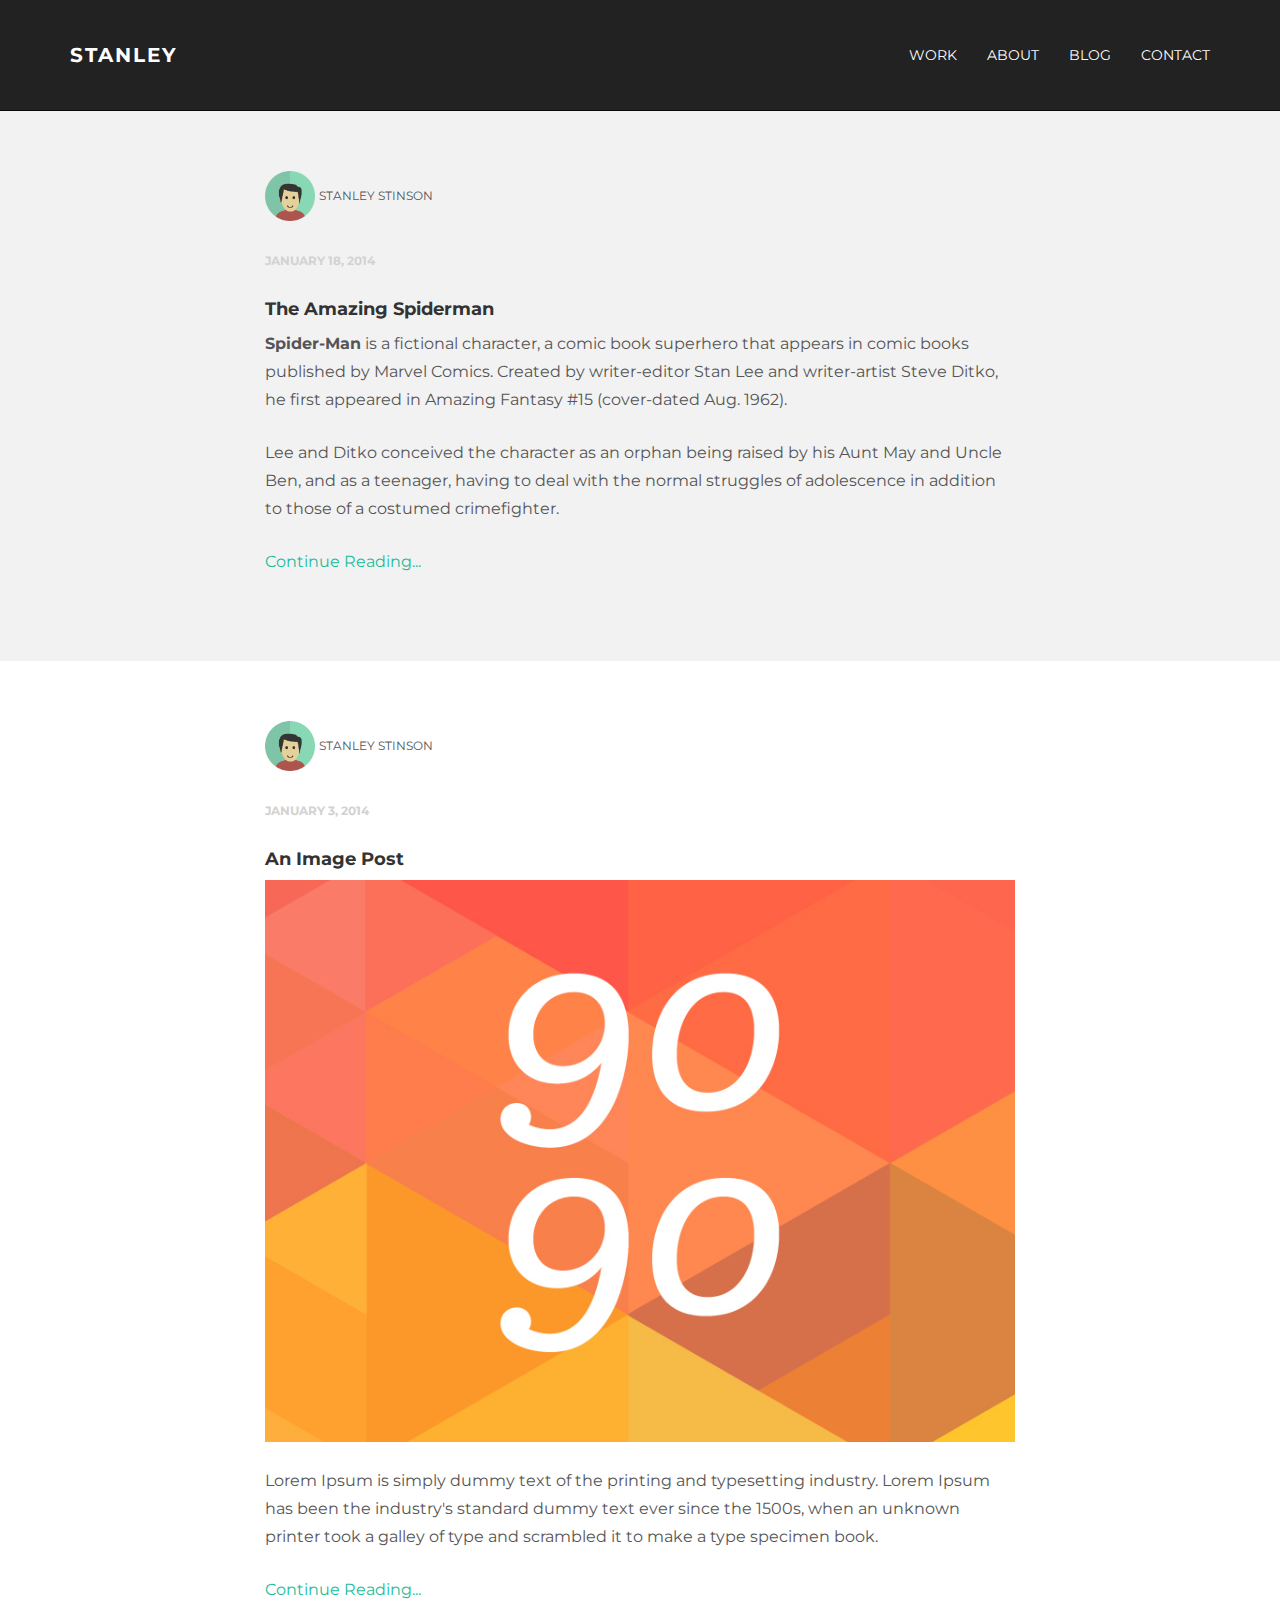
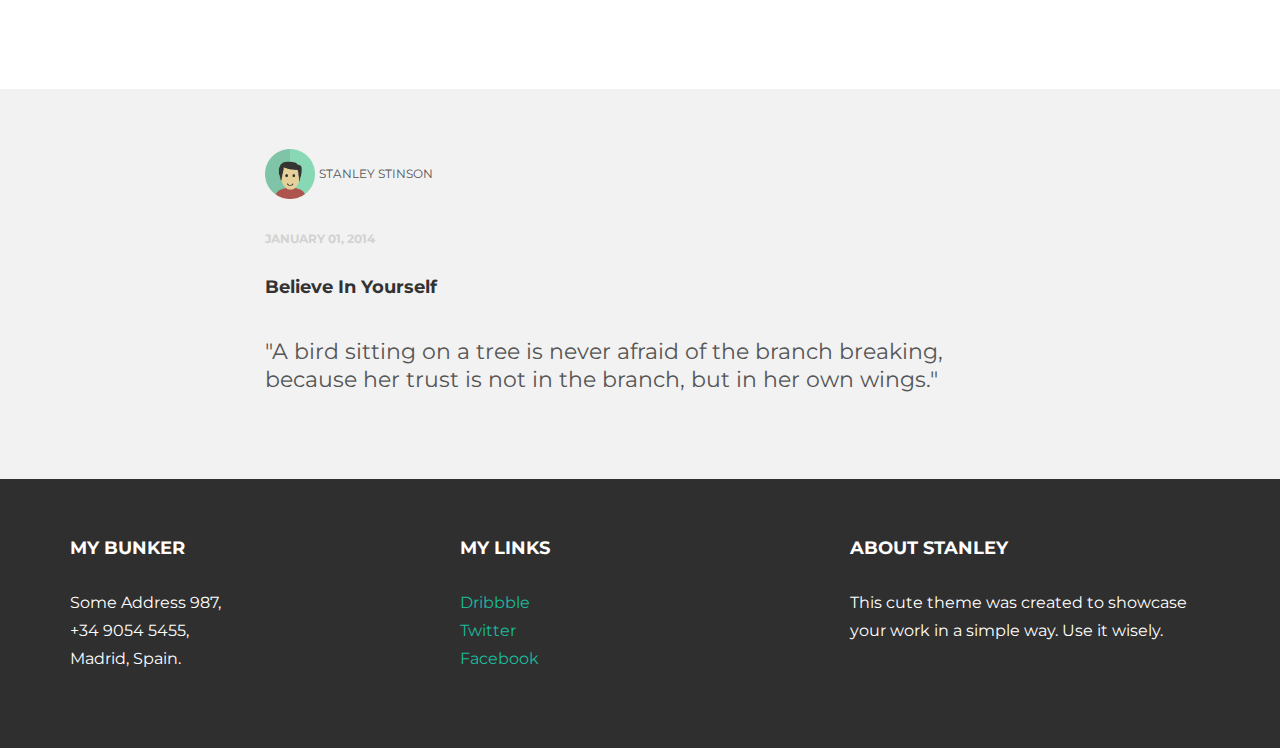
<file: blog.html>
<!DOCTYPE html>
<html lang="en">
  <head>
    <meta charset="utf-8">
    <meta http-equiv="X-UA-Compatible" content="IE=edge">
    <meta name="viewport" content="width=device-width, initial-scale=1.0">
    <meta name="description" content="">
    <meta name="author" content="">
    <link rel="shortcut icon" href="../../docs-assets/ico/favicon.png">

    <title>Saloni's portfolio</title>

    <!-- Bootstrap core CSS -->
    <link href="assets/css/bootstrap.css" rel="stylesheet">


    <!-- Custom styles for this template -->
    <link href="assets/css/main.css" rel="stylesheet">

    <script src="https://code.jquery.com/jquery-1.10.2.min.js"></script>

    <!-- HTML5 shim and Respond.js IE8 support of HTML5 elements and media queries -->
    <!--[if lt IE 9]>
      <script src="https://oss.maxcdn.com/libs/html5shiv/3.7.0/html5shiv.js"></script>
      <script src="https://oss.maxcdn.com/libs/respond.js/1.3.0/respond.min.js"></script>
    <![endif]-->
  </head>

  <body>

    <!-- Static navbar -->
    <div class="navbar navbar-inverse navbar-static-top">
      <div class="container">
        <div class="navbar-header">
          <button type="button" class="navbar-toggle" data-toggle="collapse" data-target=".navbar-collapse">
            <span class="icon-bar"></span>
            <span class="icon-bar"></span>
            <span class="icon-bar"></span>
          </button>
          <a class="navbar-brand" href="index.html">STANLEY</a>
        </div>
        <div class="navbar-collapse collapse">
          <ul class="nav navbar-nav navbar-right">
            <li><a href="work.html">Work</a></li>
            <li><a href="about.html">About</a></li>
            <li><a href="blog.html">Blog</a></li>
            <li><a href="contact.html">Contact</a></li>
          </ul>
        </div><!--/.nav-collapse -->
      </div>
    </div>

	<!-- +++++ Posts Lists +++++ -->
	<!-- +++++ First Post +++++ -->
	<div id="grey">
	    <div class="container">
			<div class="row">
				<div class="col-lg-8 col-lg-offset-2">
					<p><img src="assets/img/user.png" width="50px" height="50px"> <ba>Stanley Stinson</ba></p>
					<p><bd>January 18, 2014</bd></p>
					<h4>The Amazing Spiderman</h4>
					<p><b>Spider-Man</b> is a fictional character, a comic book superhero that appears in comic books published by Marvel Comics. Created by writer-editor Stan Lee and writer-artist Steve Ditko, he first appeared in Amazing Fantasy #15 (cover-dated Aug. 1962). </p>
					<p>Lee and Ditko conceived the character as an orphan being raised by his Aunt May and Uncle Ben, and as a teenager, having to deal with the normal struggles of adolescence in addition to those of a costumed crimefighter.</p>
					<p><a href="blog01.html">Continue Reading...</a></p>
				</div>

			</div><!-- /row -->
	    </div> <!-- /container -->
	</div><!-- /grey -->
	
	<!-- +++++ Second Post +++++ -->
	<div id="white">
	    <div class="container">
			<div class="row">
				<div class="col-lg-8 col-lg-offset-2">
					<p><img src="assets/img/user.png" width="50px" height="50px"> <ba>Stanley Stinson</ba></p>
					<p><bd>January 3, 2014</bd></p>
					<h4>An Image Post</h4>
					<p><img class="img-responsive" src="assets/img/blog01.jpg" alt=""></p>
					<p>Lorem Ipsum is simply dummy text of the printing and typesetting industry. Lorem Ipsum has been the industry's standard dummy text ever since the 1500s, when an unknown printer took a galley of type and scrambled it to make a type specimen book.</p>
					<p><a href="blog01.html">Continue Reading...</a></p>
				</div>

			</div><!-- /row -->
	    </div> <!-- /container -->
	</div><!-- /white -->
	
	<!-- +++++ Third Post +++++ -->
	<div id="grey">
	    <div class="container">
			<div class="row">
				<div class="col-lg-8 col-lg-offset-2">
					<p><img src="assets/img/user.png" width="50px" height="50px"> <ba>Stanley Stinson</ba></p>
					<p><bd>January 01, 2014</bd></p>
					<h4>Believe In Yourself</h4>
					<p class="bq">"A bird sitting on a tree is never afraid of the branch breaking, because her trust is not in the branch, but in her own wings."</p>
				</div>

			</div><!-- /row -->
	    </div> <!-- /container -->
	</div><!-- /grey -->
	
	
	
	<!-- +++++ Footer Section +++++ -->
	
	<div id="footer">
		<div class="container">
			<div class="row">
				<div class="col-lg-4">
					<h4>My Bunker</h4>
					<p>
						Some Address 987,<br/>
						+34 9054 5455, <br/>
						Madrid, Spain.
					</p>
				</div><!-- /col-lg-4 -->
				
				<div class="col-lg-4">
					<h4>My Links</h4>
					<p>
						<a href="#">Dribbble</a><br/>
						<a href="#">Twitter</a><br/>
						<a href="#">Facebook</a>
					</p>
				</div><!-- /col-lg-4 -->
				
				<div class="col-lg-4">
					<h4>About Stanley</h4>
					<p>This cute theme was created to showcase your work in a simple way. Use it wisely.</p>
				</div><!-- /col-lg-4 -->
			
			</div>
		
		</div>
	</div>
	

    <!-- Bootstrap core JavaScript
    ================================================== -->
    <!-- Placed at the end of the document so the pages load faster -->
    <script src="assets/js/bootstrap.min.js"></script>
  </body>
</html>
</file>
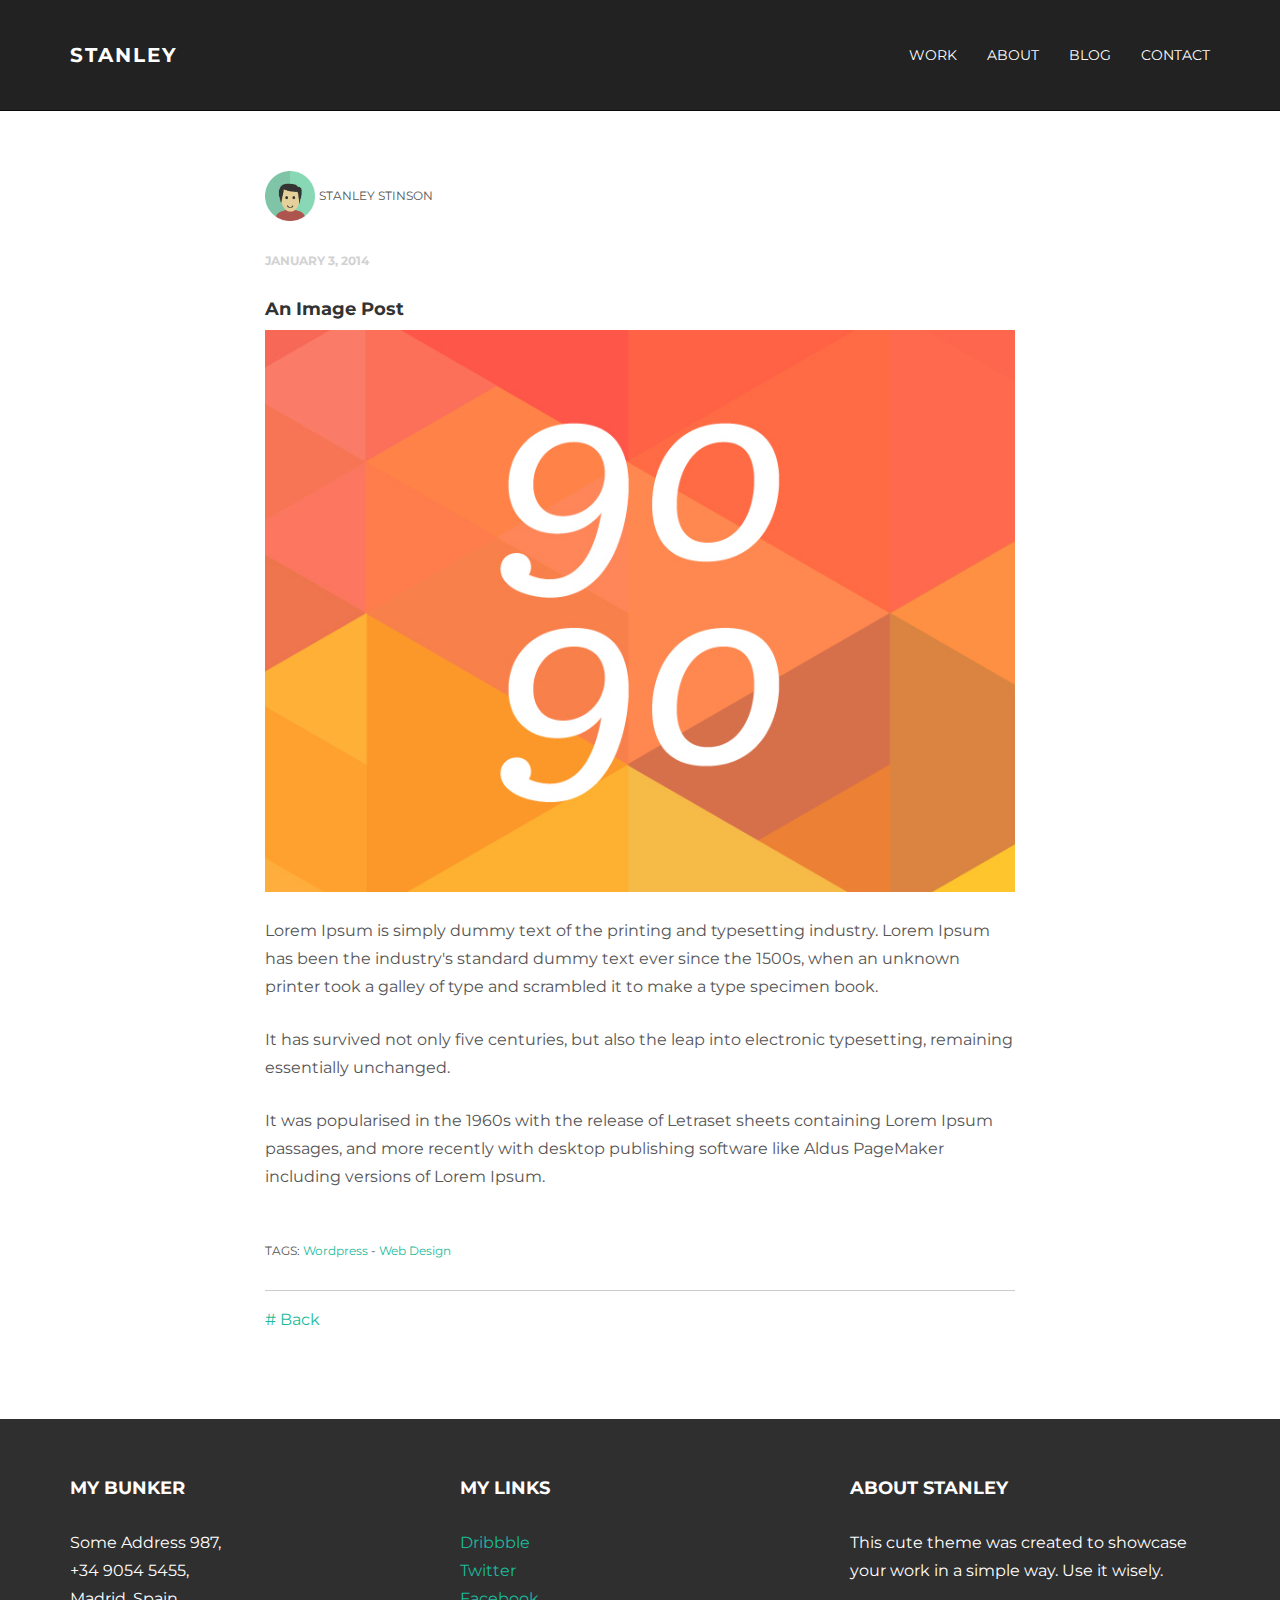
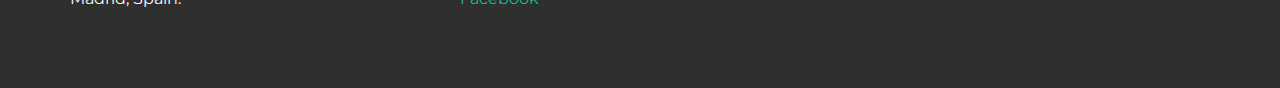
<file: blog01.html>
<!DOCTYPE html>
<html lang="en">
  <head>
    <meta charset="utf-8">
    <meta http-equiv="X-UA-Compatible" content="IE=edge">
    <meta name="viewport" content="width=device-width, initial-scale=1.0">
    <meta name="description" content="">
    <meta name="author" content="">
    <link rel="shortcut icon" href="../../docs-assets/ico/favicon.png">

    <title>STANLEY - Free Bootstrap Theme </title>

    <!-- Bootstrap core CSS -->
    <link href="assets/css/bootstrap.css" rel="stylesheet">


    <!-- Custom styles for this template -->
    <link href="assets/css/main.css" rel="stylesheet">

    <script src="https://code.jquery.com/jquery-1.10.2.min.js"></script>

    <!-- HTML5 shim and Respond.js IE8 support of HTML5 elements and media queries -->
    <!--[if lt IE 9]>
      <script src="https://oss.maxcdn.com/libs/html5shiv/3.7.0/html5shiv.js"></script>
      <script src="https://oss.maxcdn.com/libs/respond.js/1.3.0/respond.min.js"></script>
    <![endif]-->
  </head>

  <body>

    <!-- Static navbar -->
    <div class="navbar navbar-inverse navbar-static-top">
      <div class="container">
        <div class="navbar-header">
          <button type="button" class="navbar-toggle" data-toggle="collapse" data-target=".navbar-collapse">
            <span class="icon-bar"></span>
            <span class="icon-bar"></span>
            <span class="icon-bar"></span>
          </button>
          <a class="navbar-brand" href="index.html">STANLEY</a>
        </div>
        <div class="navbar-collapse collapse">
          <ul class="nav navbar-nav navbar-right">
            <li><a href="work.html">Work</a></li>
            <li><a href="about.html">About</a></li>
            <li><a href="blog.html">Blog</a></li>
            <li><a href="contact.html">Contact</a></li>
          </ul>
        </div><!--/.nav-collapse -->
      </div>
    </div>

	
	<!-- +++++ Post +++++ -->
	<div id="white">
	    <div class="container">
			<div class="row">
				<div class="col-lg-8 col-lg-offset-2">
					<p><img src="assets/img/user.png" width="50px" height="50px"> <ba>Stanley Stinson</ba></p>
					<p><bd>January 3, 2014</bd></p>
					<h4>An Image Post</h4>
					<p><img class="img-responsive" src="assets/img/blog01.jpg" alt=""></p>
					<p>Lorem Ipsum is simply dummy text of the printing and typesetting industry. Lorem Ipsum has been the industry's standard dummy text ever since the 1500s, when an unknown printer took a galley of type and scrambled it to make a type specimen book.</p>
					<p>It has survived not only five centuries, but also the leap into electronic typesetting, remaining essentially unchanged.</p>
					<p>It was popularised in the 1960s with the release of Letraset sheets containing Lorem Ipsum passages, and more recently with desktop publishing software like Aldus PageMaker including versions of Lorem Ipsum.</p>
					<br>
					<p><bt>TAGS: <a href="#">Wordpress</a> - <a href="#">Web Design</a></bt></p>
					<hr>
					<p><a href="blog.html"># Back</a></p>
				</div>

			</div><!-- /row -->
	    </div> <!-- /container -->
	</div><!-- /white -->
	
	
	
	
	<!-- +++++ Footer Section +++++ -->
	
	<div id="footer">
		<div class="container">
			<div class="row">
				<div class="col-lg-4">
					<h4>My Bunker</h4>
					<p>
						Some Address 987,<br/>
						+34 9054 5455, <br/>
						Madrid, Spain.
					</p>
				</div><!-- /col-lg-4 -->
				
				<div class="col-lg-4">
					<h4>My Links</h4>
					<p>
						<a href="#">Dribbble</a><br/>
						<a href="#">Twitter</a><br/>
						<a href="#">Facebook</a>
					</p>
				</div><!-- /col-lg-4 -->
				
				<div class="col-lg-4">
					<h4>About Stanley</h4>
					<p>This cute theme was created to showcase your work in a simple way. Use it wisely.</p>
				</div><!-- /col-lg-4 -->
			
			</div>
		
		</div>
	</div>
	

    <!-- Bootstrap core JavaScript
    ================================================== -->
    <!-- Placed at the end of the document so the pages load faster -->
    <script src="assets/js/bootstrap.min.js"></script>
  </body>
</html>
</file>
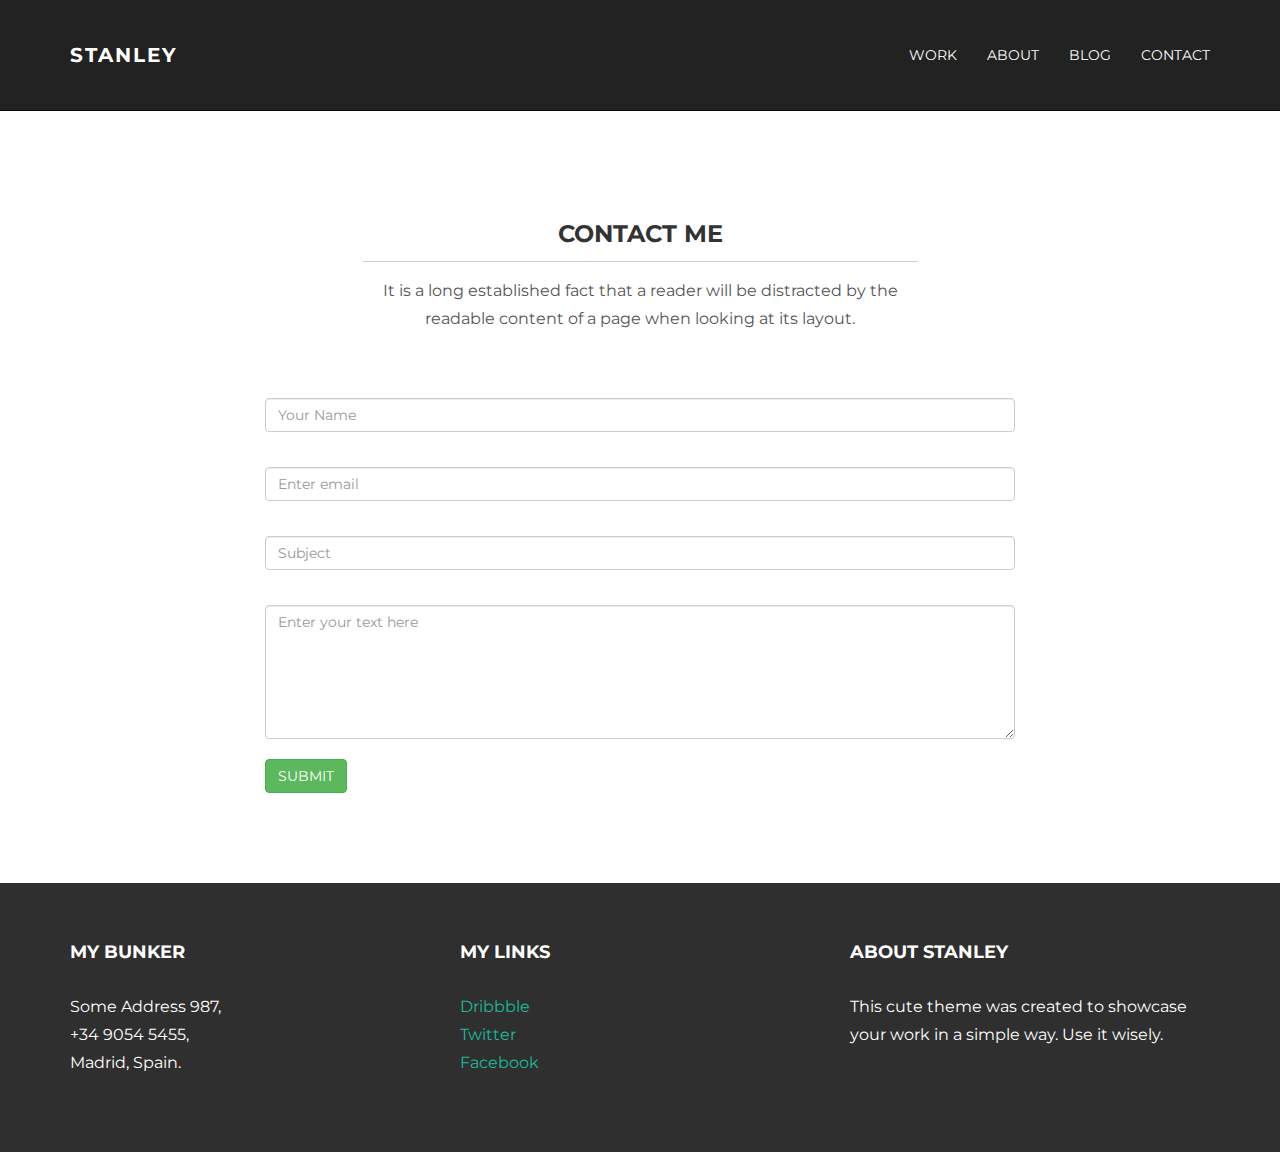
<file: contact.html>
<!DOCTYPE html>
<html lang="en">
  <head>
    <meta charset="utf-8">
    <meta http-equiv="X-UA-Compatible" content="IE=edge">
    <meta name="viewport" content="width=device-width, initial-scale=1.0">
    <meta name="description" content="">
    <meta name="author" content="">
    <link rel="shortcut icon" href="../../docs-assets/ico/favicon.png">

    <title>Saloni's portfolio</title>

    <!-- Bootstrap core CSS -->
    <link href="assets/css/bootstrap.css" rel="stylesheet">


    <!-- Custom styles for this template -->
    <link href="assets/css/main.css" rel="stylesheet">

    <script src="https://code.jquery.com/jquery-1.10.2.min.js"></script>
    <script src="assets/js/hover.zoom.js"></script>
    <script src="assets/js/hover.zoom.conf.js"></script>

    <!-- HTML5 shim and Respond.js IE8 support of HTML5 elements and media queries -->
    <!--[if lt IE 9]>
      <script src="https://oss.maxcdn.com/libs/html5shiv/3.7.0/html5shiv.js"></script>
      <script src="https://oss.maxcdn.com/libs/respond.js/1.3.0/respond.min.js"></script>
    <![endif]-->
  </head>

  <body>

    <!-- Static navbar -->
    <div class="navbar navbar-inverse navbar-static-top">
      <div class="container">
        <div class="navbar-header">
          <button type="button" class="navbar-toggle" data-toggle="collapse" data-target=".navbar-collapse">
            <span class="icon-bar"></span>
            <span class="icon-bar"></span>
            <span class="icon-bar"></span>
          </button>
          <a class="navbar-brand" href="index.html">STANLEY</a>
        </div>
        <div class="navbar-collapse collapse">
          <ul class="nav navbar-nav navbar-right">
            <li><a href="work.html">Work</a></li>
            <li><a href="about.html">About</a></li>
            <li><a href="blog.html">Blog</a></li>
            <li><a href="contact.html">Contact</a></li>
          </ul>
        </div><!--/.nav-collapse -->
      </div>
    </div>
	
	
	<!-- +++++ Contact Section +++++ -->
	
	<div class="container pt">
		<div class="row mt">
			<div class="col-lg-6 col-lg-offset-3 centered">
				<h3>CONTACT ME</h3>
				<hr>
				<p>It is a long established fact that a reader will be distracted by the readable content of a page when looking at its layout.</p>
			</div>
		</div>
		<div class="row mt">	
			<div class="col-lg-8 col-lg-offset-2">
				<form role="form">
				  <div class="form-group">
				    <input type="name" class="form-control" id="NameInputEmail1" placeholder="Your Name">
				    <br>
				  </div>
				  <div class="form-group">
				    <input type="email" class="form-control" id="exampleInputEmail1" placeholder="Enter email">
				    <br>
				  </div>
				  <div class="form-group">
				    <input type="email" class="form-control" id="subjectEmail1" placeholder="Subject">
				    <br>
				  </div>
				  <textarea class="form-control" rows="6" placeholder="Enter your text here"></textarea>
				    <br>
				  <button type="submit" class="btn btn-success">SUBMIT</button>
				</form>    			
			</div>
		</div><!-- /row -->
	</div><!-- /container -->
	
	
	<!-- +++++ Footer Section +++++ -->
	
	<div id="footer">
		<div class="container">
			<div class="row">
				<div class="col-lg-4">
					<h4>My Bunker</h4>
					<p>
						Some Address 987,<br/>
						+34 9054 5455, <br/>
						Madrid, Spain.
					</p>
				</div><!-- /col-lg-4 -->
				
				<div class="col-lg-4">
					<h4>My Links</h4>
					<p>
						<a href="#">Dribbble</a><br/>
						<a href="#">Twitter</a><br/>
						<a href="#">Facebook</a>
					</p>
				</div><!-- /col-lg-4 -->
				
				<div class="col-lg-4">
					<h4>About Stanley</h4>
					<p>This cute theme was created to showcase your work in a simple way. Use it wisely.</p>
				</div><!-- /col-lg-4 -->
			
			</div>
		
		</div>
	</div>
	

    <!-- Bootstrap core JavaScript
    ================================================== -->
    <!-- Placed at the end of the document so the pages load faster -->
    <script src="assets/js/bootstrap.min.js"></script>
  </body>
</html>
</file>
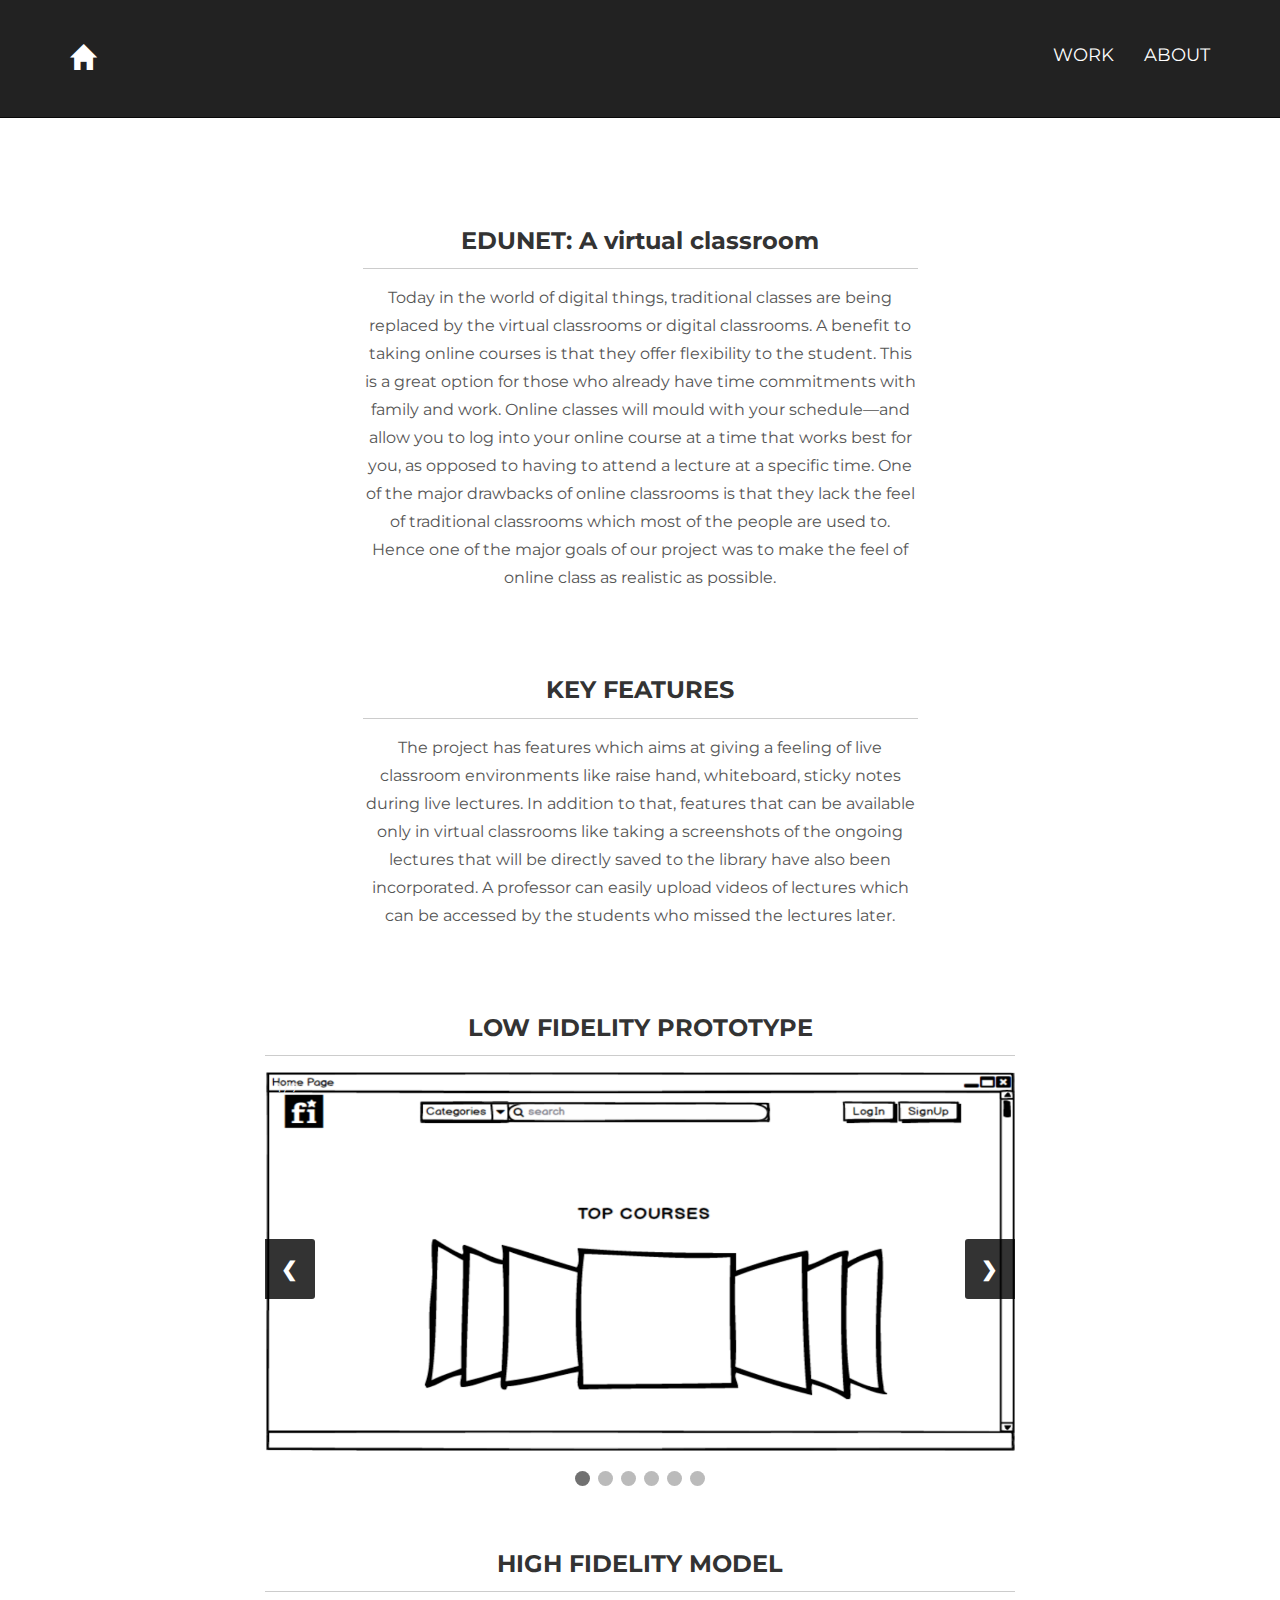
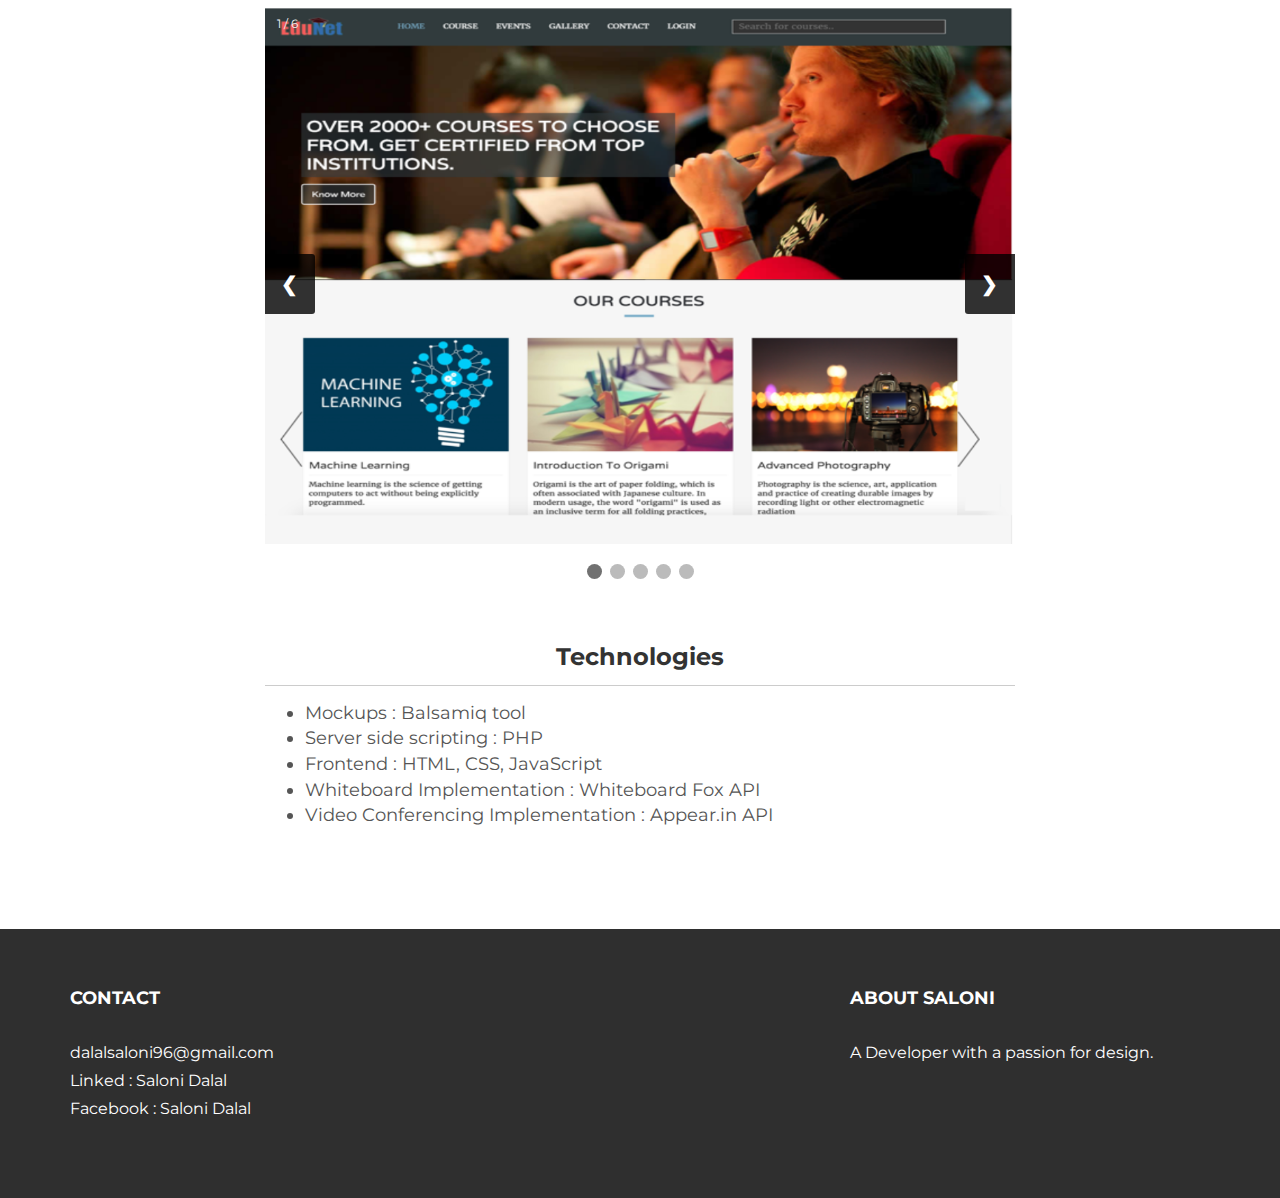
<file: edunet.html>
<!DOCTYPE html>
<html lang="en">
  <head>
    <meta charset="utf-8">
    <meta http-equiv="X-UA-Compatible" content="IE=edge">
    <meta name="viewport" content="width=device-width, initial-scale=1.0">
    <meta name="description" content="">
    <meta name="author" content="">
    <link rel="shortcut icon" href="../../docs-assets/ico/favicon.png">

    <title>Saloni's portfolio</title>

    <!-- Bootstrap core CSS -->
    <link href="assets/css/bootstrap.css" rel="stylesheet">


    <!-- Custom styles for this template -->
    <link href="assets/css/main.css" rel="stylesheet">

    <script src="https://code.jquery.com/jquery-1.10.2.min.js"></script>
    <script src="assets/js/hover.zoom.js"></script>
    <script src="assets/js/hover.zoom.conf.js"></script>

    <!-- HTML5 shim and Respond.js IE8 support of HTML5 elements and media queries -->
    <!--[if lt IE 9]>
      <script src="https://oss.maxcdn.com/libs/html5shiv/3.7.0/html5shiv.js"></script>
      <script src="https://oss.maxcdn.com/libs/respond.js/1.3.0/respond.min.js"></script>
    <![endif]-->
  </head>

  <body>

    <!-- Static navbar -->
    <div class="navbar navbar-inverse navbar-static-top">
      <div class="container">
        <div class="navbar-header">
          <button type="button" class="navbar-toggle" data-toggle="collapse" data-target=".navbar-collapse">
            <span class="icon-bar"></span>
            <span class="icon-bar"></span>
            <span class="icon-bar"></span>
          </button>
          <a class="navbar-brand" href="index.html"><span class="glyphicon glyphicon-home" style="font-size:25px"></span></a>
        </div>
        <div class="navbar-collapse collapse">
          <ul class="nav navbar-nav navbar-right">
            <li><a href="work.html" style="font-size:18px">Work</a></li>
            <li><a href="about.html" style="font-size:18px">About</a></li>
            <!-- <li><a href="blog.html">Blog</a></li>
            <li><a href="contact.html">Contact</a></li> -->
          </ul>
        </div><!--/.nav-collapse -->
      </div>
    </div>
	
	
	<!-- +++++ Projects Section +++++ -->
	
	<div class="container pt">
		<div class="row mt">
			<div class="col-lg-6 col-lg-offset-3 centered">
				<h3>EDUNET: A virtual classroom</h3>
				<hr>
				<p>Today in the world of digital things, traditional classes are being replaced by the virtual classrooms or digital classrooms.  A benefit to taking online courses is that they offer flexibility to the student. This is a great option for those who already have time commitments with family and work. Online classes will mould with your schedule—and allow you to log into your online course at a time that works best for you, as opposed to having to attend a lecture at a specific time. One of the major drawbacks of online classrooms is that they lack the feel of traditional classrooms which most of the people are used to. Hence one of the major goals of our project was to make the feel of online class as realistic as possible.</p>
			</div>
		</div>
		<div class="row mt">
			<div class="col-lg-6 col-lg-offset-3 centered">
				<h3>KEY FEATURES</h3>
				<hr>
				<p>The project has features which aims at giving a feeling of live classroom environments like raise hand, whiteboard, sticky notes during live lectures. In addition to that, features that can be available only in virtual classrooms like taking a screenshots of the ongoing lectures that will be directly saved to the library have also been incorporated. A professor can easily upload videos of lectures which can be accessed by the students who missed the lectures later. </p>
			</div>
		</div>
		<div class="row mt">	
			<div class="col-lg-8 col-lg-offset-2">
				<h3 align="center">LOW FIDELITY PROTOTYPE</h3>
				<hr>
				<!-- <p><img class="img-responsive"  src="assets/img/portfolio/PicsArt_01.png" alt=""></p>
				<p><img class="img-responsive"  src="assets/img/portfolio/PicsArt_02.png" alt=""></p>
				<p><img class="img-responsive"  src="assets/img/portfolio/PicsArt_03.png" alt=""></p> -->
				<!-- <p><img class="img-responsive" src="assets/img/portfolio/gallery2.jpg" alt=""></p>
				<p><img class="img-responsive" src="assets/img/portfolio/gallery3.jpg" alt=""></p> -->
				<!-- <p><bt>Client: <a href="#">BlackTie.co</a></bt> - <bt>Type: <a href="#">Illustration</a></bt> - <bt>Date: <a href="#">January 2014</a></bt></p> -->
				<div class="slideshow-container">

				  <div class="mySlides1">
				    <div class="numbertext">1 / 7</div>
				    <img src="assets/img/portfolio/img1.png" style="width:100%">
				  
				  </div>

				  <div class="mySlides1">
				    <div class="numbertext">2 / 7</div>
				    <img src="assets/img/portfolio/img2.png" style="width:100%">
			
				  </div>

				  <div class="mySlides1">
				    <div class="numbertext">3 / 7</div>
				    <img src="assets/img/portfolio/img3.png" style="width:100%">
				    
				  </div>

				  <div class="mySlides1">
				    <div class="numbertext">4 / 7</div>
				    <img src="assets/img/portfolio/img4.png" style="width:100%">
				  
				  </div>

				  <div class="mySlides1">
				    <div class="numbertext">5 / 7</div>
				    <img src="assets/img/portfolio/img5.png" style="width:100%">
			
				  </div>

				  <div class="mySlides1">
				    <div class="numbertext">6 / 7</div>
				    <img src="assets/img/portfolio/img6.png" style="width:100%">
				    
				  </div>
				  <!-- Next and previous buttons -->
				  <a class="prev" onclick="plusSlides(-1,0)">&#10094;</a>
				  <a class="next" onclick="plusSlides(1,0)">&#10095;</a>
				</div>
				<br>

				<!-- The dots/circles -->
				<div style="text-align:center">
				  <span class="dot1" onclick="currentSlide(1,0)"></span>
				  <span class="dot1" onclick="currentSlide(2,0)"></span>
				  <span class="dot1" onclick="currentSlide(3,0)"></span>
				  <span class="dot1" onclick="currentSlide(4,0)"></span>
				  <span class="dot1" onclick="currentSlide(5,0)"></span>
				  <span class="dot1" onclick="currentSlide(6,0)"></span>
				</div>
			</div>
		</div> 
		<div class="row mt">	
			<div class="col-lg-8 col-lg-offset-2">
				<h3 align="center">HIGH FIDELITY MODEL</h3>
				<hr>
				<!-- <p><img class="img-responsive"  src="assets/img/portfolio/PicsArt_01.png" alt=""></p>
				<p><img class="img-responsive"  src="assets/img/portfolio/PicsArt_02.png" alt=""></p>
				<p><img class="img-responsive"  src="assets/img/portfolio/PicsArt_03.png" alt=""></p> -->
				<!-- <p><img class="img-responsive" src="assets/img/portfolio/gallery2.jpg" alt=""></p>
				<p><img class="img-responsive" src="assets/img/portfolio/gallery3.jpg" alt=""></p> -->
				<!-- <p><bt>Client: <a href="#">BlackTie.co</a></bt> - <bt>Type: <a href="#">Illustration</a></bt> - <bt>Date: <a href="#">January 2014</a></bt></p> -->
				<div class="slideshow-container">

				  <div class="mySlides2">
				    <div class="numbertext">1 / 6</div>
				    <img src="assets/img/portfolio/ss1.png" style="width:100%">
				  
				  </div>

				  <div class="mySlides2">
				    <div class="numbertext">2 / 6</div>
				    <img src="assets/img/portfolio/ss2.png" style="width:100%">
			
				  </div>

				  <div class="mySlides2">
				    <div class="numbertext">3 / 6</div>
				    <img src="assets/img/portfolio/ss3.png" style="width:100%">
				    
				  </div>

				  <div class="mySlides2">
				    <div class="numbertext">4 / 6</div>
				    <img src="assets/img/portfolio/ss4.png" style="width:100%">
				  
				  </div>

				  <div class="mySlides2">
				    <div class="numbertext">5 / 6</div>
				    <img src="assets/img/portfolio/ss5.png" style="width:100%">
			
				  </div>


				  <!-- Next and previous buttons -->
				  <a class="prev" onclick="plusSlides(-1,1)">&#10094;</a>
				  <a class="next" onclick="plusSlides(1,1)">&#10095;</a>
				</div>
				<br>

				<!-- The dots/circles -->
				<div style="text-align:center">
				  <span class="dot2" onclick="currentSlide(1,1)"></span>
				  <span class="dot2" onclick="currentSlide(2,1)"></span>
				  <span class="dot2" onclick="currentSlide(3,1)"></span>
				  <span class="dot2" onclick="currentSlide(4,1)"></span>
				  <span class="dot2" onclick="currentSlide(5,1)"></span>
				</div>
			</div>
		</div> 
		
		<div class="row mt">	
			<div class="col-lg-8 col-lg-offset-2">
				<h3 align="center">Technologies</h3>
				<hr>
				<ul>
				  <li style="font-size: 18px">Mockups : Balsamiq tool</li>
				  <li style="font-size: 18px">Server side scripting : PHP</li>
				  <li style="font-size: 18px">Frontend : HTML, CSS, JavaScript</li>
				  <li style="font-size: 18px">Whiteboard Implementation : Whiteboard Fox API</li>
				  <li style="font-size: 18px">Video Conferencing Implementation : Appear.in API</li>
				</ul>
			</div>
		</div>
	</div><!-- /container -->
	
	
	<!-- +++++ Footer Section +++++ -->
	
	<div id="footer">
		<div class="container">
			<div class="row">
				<div class="col-lg-4">
					<h4>Contact</h4>
					<p color= "white">
						<a href="mailto:dalalsaloni96@gmail.com" target="_top" style="color: #ffffff" class="contact">dalalsaloni96@gmail.com</a><br/>
						<a href="https://www.linkedin.com/in/saloni-dalal-407861160/" style="color: #ffffff" class="contact">Linked : Saloni Dalal</a><br/>
						<a href="https://www.facebook.com/saloni.dalal.5" style="color: #ffffff" class="contact">Facebook : Saloni Dalal</a>
					</p>
				</div><!-- /col-lg-4 -->
				
				<div class="col-lg-4">
					<!-- <h4>My Links</h4>
					<p>
						<a href="#">Dribbble</a><br/>
						<a href="#">Twitter</a><br/>
						<a href="#">Facebook</a>
					</p> -->
				</div><!-- /col-lg-4 -->
				
				<div class="col-lg-4">
					<h4>About Saloni</h4>
					<p>A Developer with a passion for design.</p>
				</div><!-- /col-lg-4 -->
			
			</div>
		
		</div>
	</div>
	

    <!-- Bootstrap core JavaScript
    ================================================== -->
    <!-- Placed at the end of the document so the pages load faster -->
    <script src="assets/js/slideshow.js"></script>
    <script src="assets/js/bootstrap.min.js"></script>
    
  </body>
</html>
</file>
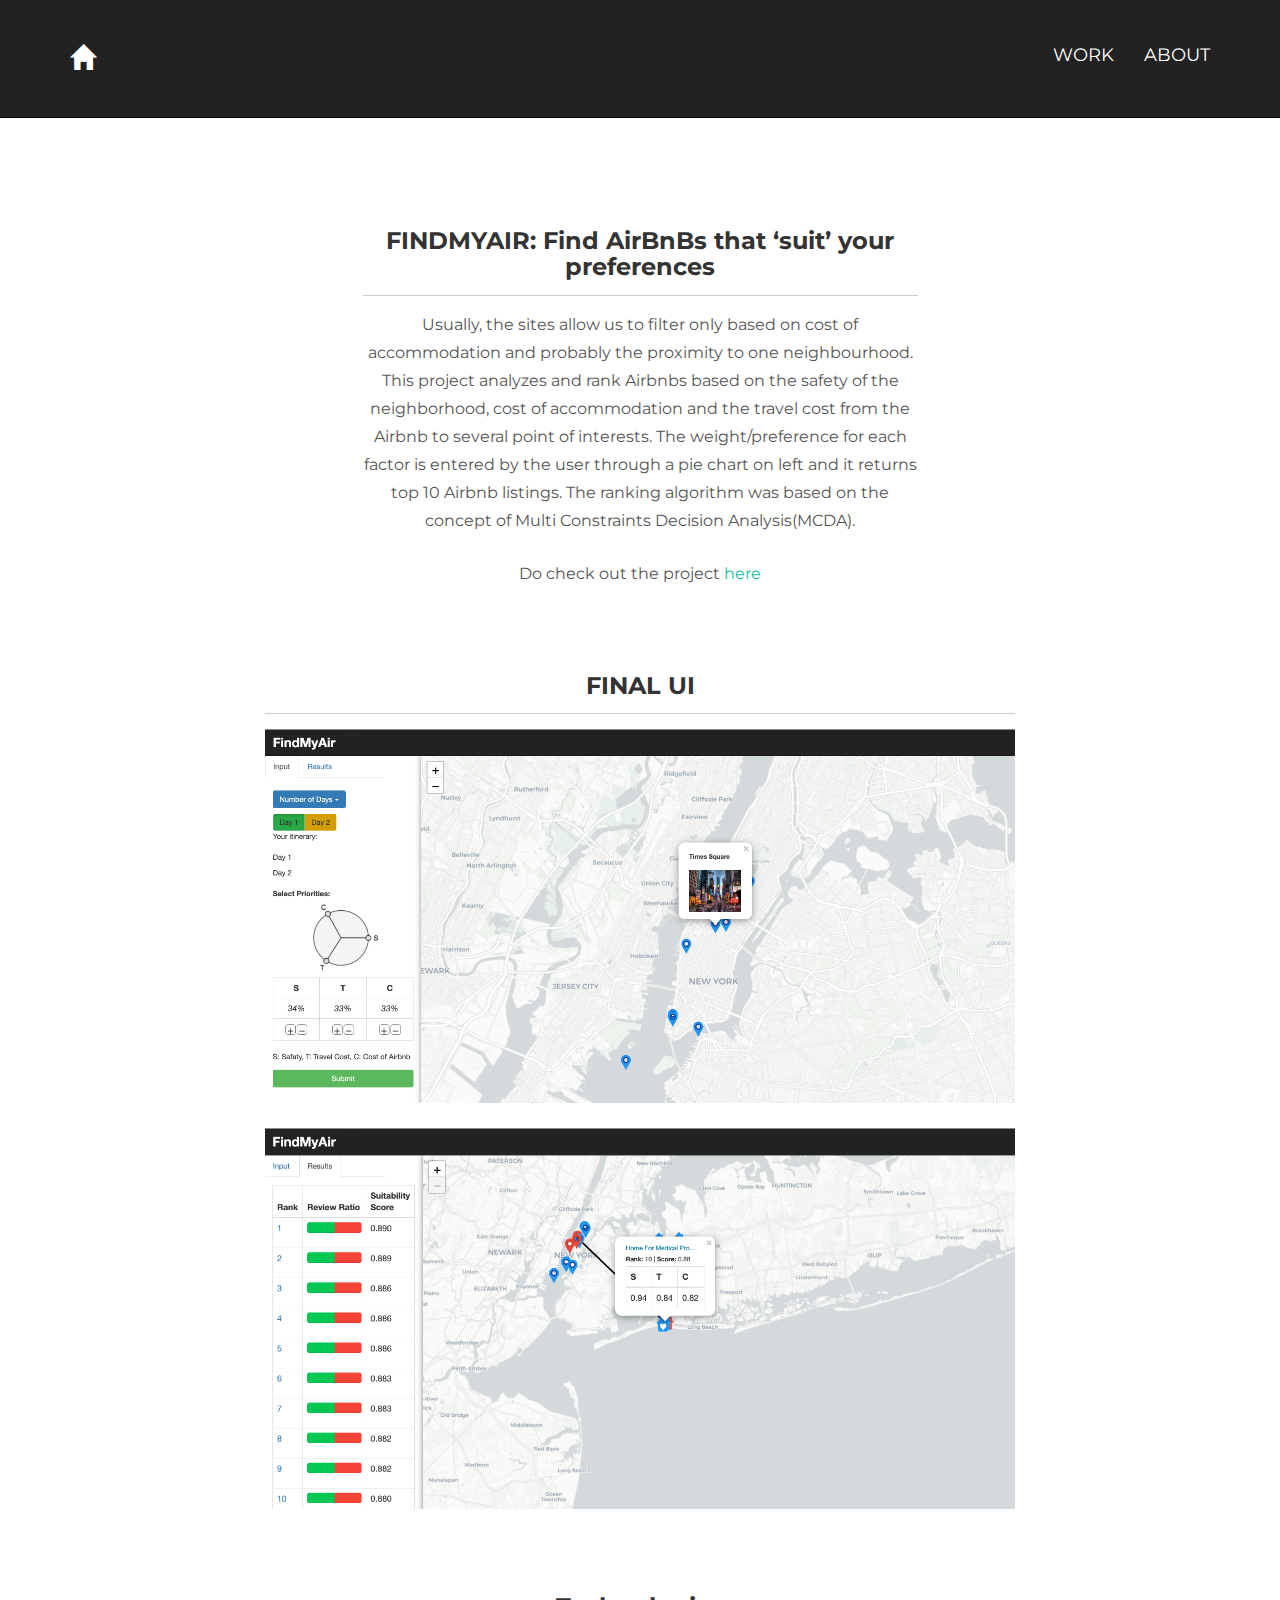
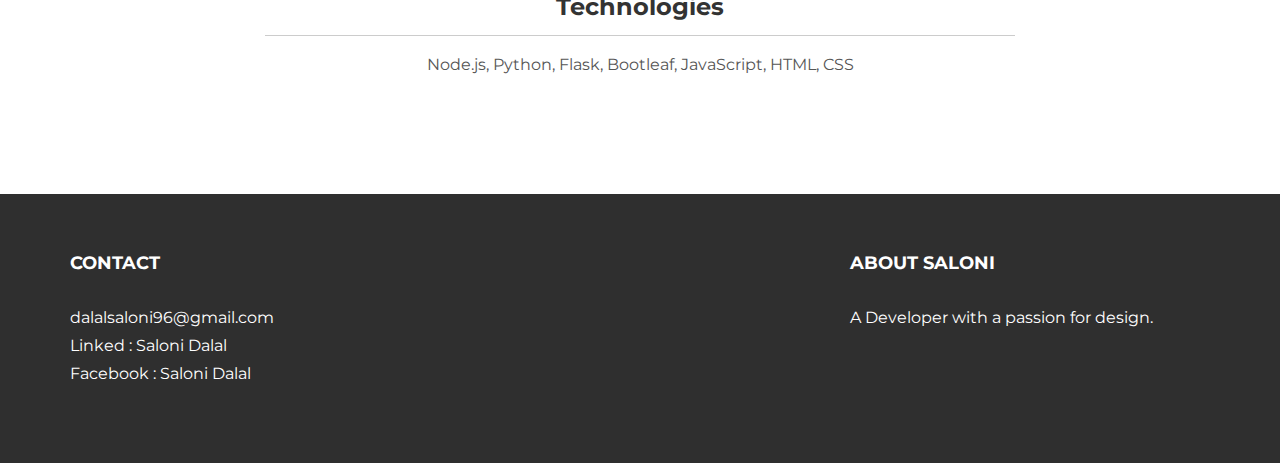
<file: findmyair.html>
<!DOCTYPE html>
<html lang="en">
  <head>
    <meta charset="utf-8">
    <meta http-equiv="X-UA-Compatible" content="IE=edge">
    <meta name="viewport" content="width=device-width, initial-scale=1.0">
    <meta name="description" content="">
    <meta name="author" content="">
    <link rel="shortcut icon" href="../../docs-assets/ico/favicon.png">

    <title>Saloni's portfolio</title>

    <!-- Bootstrap core CSS -->
    <link href="assets/css/bootstrap.css" rel="stylesheet">


    <!-- Custom styles for this template -->
    <link href="assets/css/main.css" rel="stylesheet">

    <script src="https://code.jquery.com/jquery-1.10.2.min.js"></script>
    <script src="assets/js/hover.zoom.js"></script>
    <script src="assets/js/hover.zoom.conf.js"></script>

    <!-- HTML5 shim and Respond.js IE8 support of HTML5 elements and media queries -->
    <!--[if lt IE 9]>
      <script src="https://oss.maxcdn.com/libs/html5shiv/3.7.0/html5shiv.js"></script>
      <script src="https://oss.maxcdn.com/libs/respond.js/1.3.0/respond.min.js"></script>
    <![endif]-->
  </head>

  <body>

    <!-- Static navbar -->
    <div class="navbar navbar-inverse navbar-static-top">
      <div class="container">
        <div class="navbar-header">
          <button type="button" class="navbar-toggle" data-toggle="collapse" data-target=".navbar-collapse">
            <span class="icon-bar"></span>
            <span class="icon-bar"></span>
            <span class="icon-bar"></span>
          </button>
          <a class="navbar-brand" href="index.html"><span class="glyphicon glyphicon-home" style="font-size:25px"></span></a>
        </div>
        <div class="navbar-collapse collapse">
          <ul class="nav navbar-nav navbar-right">
            <li><a href="work.html" style="font-size:18px">Work</a></li>
            <li><a href="about.html" style="font-size:18px">About</a></li>
            <!-- <li><a href="blog.html">Blog</a></li>
            <li><a href="contact.html">Contact</a></li> -->
          </ul>
        </div><!--/.nav-collapse -->
      </div>
    </div>
	
	
	<!-- +++++ Projects Section +++++ -->
	
	<div class="container pt">
		<div class="row mt">
			<div class="col-lg-6 col-lg-offset-3 centered">
				<h3>FINDMYAIR: Find AirBnBs that ‘suit’ your preferences</h3>
				<hr>
				<p>Usually, the sites allow us to filter only based on cost of accommodation and probably the proximity to one neighbourhood. This project analyzes and rank Airbnbs based on the safety of the neighborhood, cost of accommodation and the travel cost from the Airbnb to several point of interests. The weight/preference for each factor is entered by the user through a pie chart on left and it returns top 10 Airbnb listings. The ranking algorithm was based on the concept of Multi Constraints Decision Analysis(MCDA).</p> 
				<p> Do check out the project <a href="https://findmyair.herokuapp.com/#">here</a></p>
			</div>
		</div>
		<div class="row mt centered">	
			<div class="col-lg-8 col-lg-offset-2">
				<h3>FINAL UI</h3>
				<hr>
				<p><img class="img-responsive"  src="assets/img/portfolio/PicsArt_10.png" alt=""></p>
				<p><img class="img-responsive"  src="assets/img/portfolio/PicsArt_11.png" alt=""></p>				<!-- <p><img class="img-responsive" src="assets/img/portfolio/gallery2.jpg" alt=""></p>
				<p><img class="img-responsive" src="assets/img/portfolio/gallery3.jpg" alt=""></p> -->
				<!-- <p><bt>Client: <a href="#">BlackTie.co</a></bt> - <bt>Type: <a href="#">Illustration</a></bt> - <bt>Date: <a href="#">January 2014</a></bt></p> -->
			</div>
		</div> 
		<div class="row mt centered">	
			<div class="col-lg-8 col-lg-offset-2">
				<h3>Technologies</h3>
				<hr>
				<p>Node.js, Python, Flask, Bootleaf, JavaScript, HTML, CSS</p>
				<!-- <p><img class="img-responsive" src="assets/img/portfolio/gallery2.jpg" alt=""></p>
				<p><img class="img-responsive" src="assets/img/portfolio/gallery3.jpg" alt=""></p> -->
				<!-- <p><bt>Client: <a href="#">BlackTie.co</a></bt> - <bt>Type: <a href="#">Illustration</a></bt> - <bt>Date: <a href="#">January 2014</a></bt></p> -->
			</div>
		</div>
		<!-- <div class="row mt centered">	
			<div class="col-lg-8 col-lg-offset-2">
				<h3>WIRE FRAMING</h3>
				<p><img class="img-responsive" src="assets/img/portfolio/gallery1.jpg" alt=""></p>
				<p><img class="img-responsive" src="assets/img/portfolio/gallery2.jpg" alt=""></p>
				<p><img class="img-responsive" src="assets/img/portfolio/gallery3.jpg" alt=""></p>
				<p><bt>Client: <a href="#">BlackTie.co</a></bt> - <bt>Type: <a href="#">Illustration</a></bt> - <bt>Date: <a href="#">January 2014</a></bt></p> 
			</div>
		</div>  -->
	</div><!-- /container -->
	
	
	<!-- +++++ Footer Section +++++ -->
	
	<div id="footer">
		<div class="container">
			<div class="row">
				<div class="col-lg-4">
					<h4>Contact</h4>
					<p color= "white">
						<a href="mailto:dalalsaloni96@gmail.com" target="_top" style="color: #ffffff" class="contact">dalalsaloni96@gmail.com</a><br/>
						<a href="https://www.linkedin.com/in/saloni-dalal-407861160/" style="color: #ffffff" class="contact">Linked : Saloni Dalal</a><br/>
						<a href="https://www.facebook.com/saloni.dalal.5" style="color: #ffffff" class="contact">Facebook : Saloni Dalal</a>
					</p>
				</div><!-- /col-lg-4 -->
				
				<div class="col-lg-4">
					<!-- <h4>My Links</h4>
					<p>
						<a href="#">Dribbble</a><br/>
						<a href="#">Twitter</a><br/>
						<a href="#">Facebook</a>
					</p> -->
				</div><!-- /col-lg-4 -->
				
				<div class="col-lg-4">
					<h4>About Saloni</h4>
					<p>A Developer with a passion for design.</p>
				</div><!-- /col-lg-4 -->
			
			</div>
		
		</div>
	</div>
	

    <!-- Bootstrap core JavaScript
    ================================================== -->
    <!-- Placed at the end of the document so the pages load faster -->
    <script src="assets/js/bootstrap.min.js"></script>
  </body>
</html>
</file>
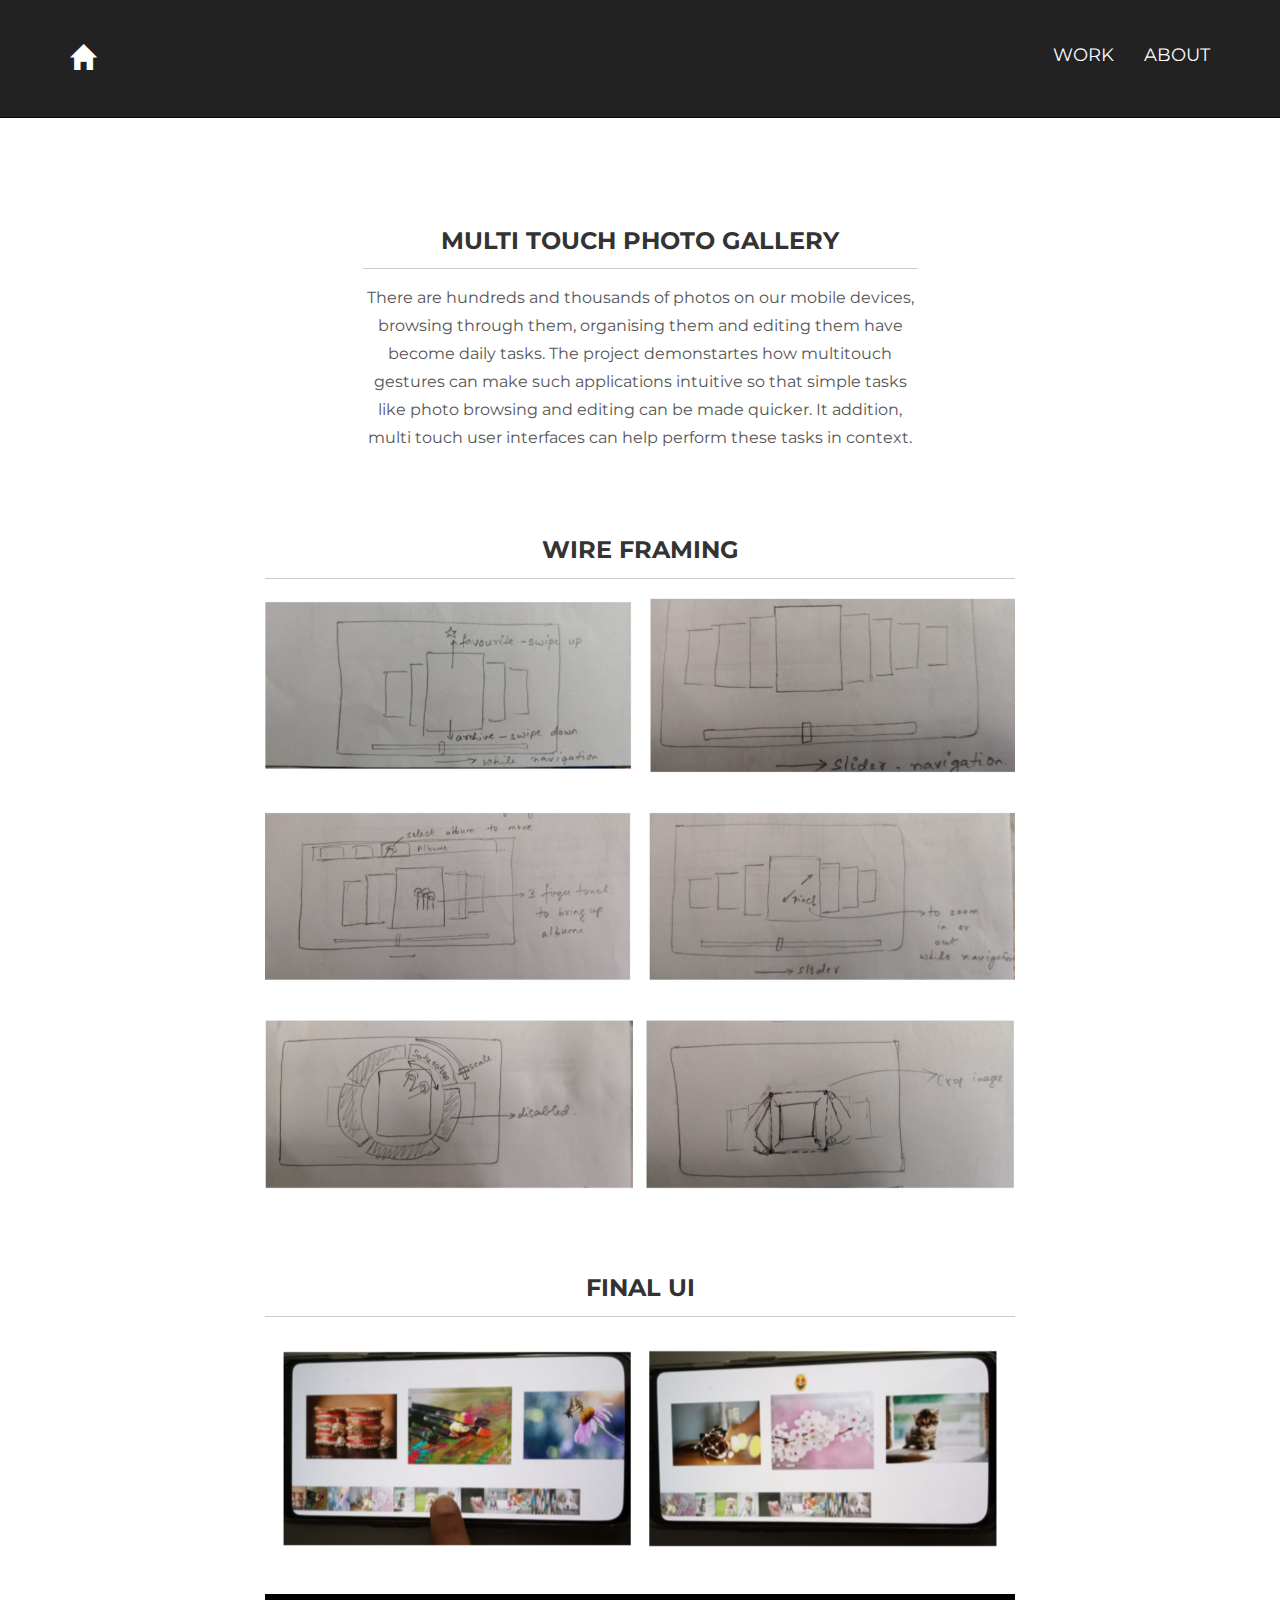
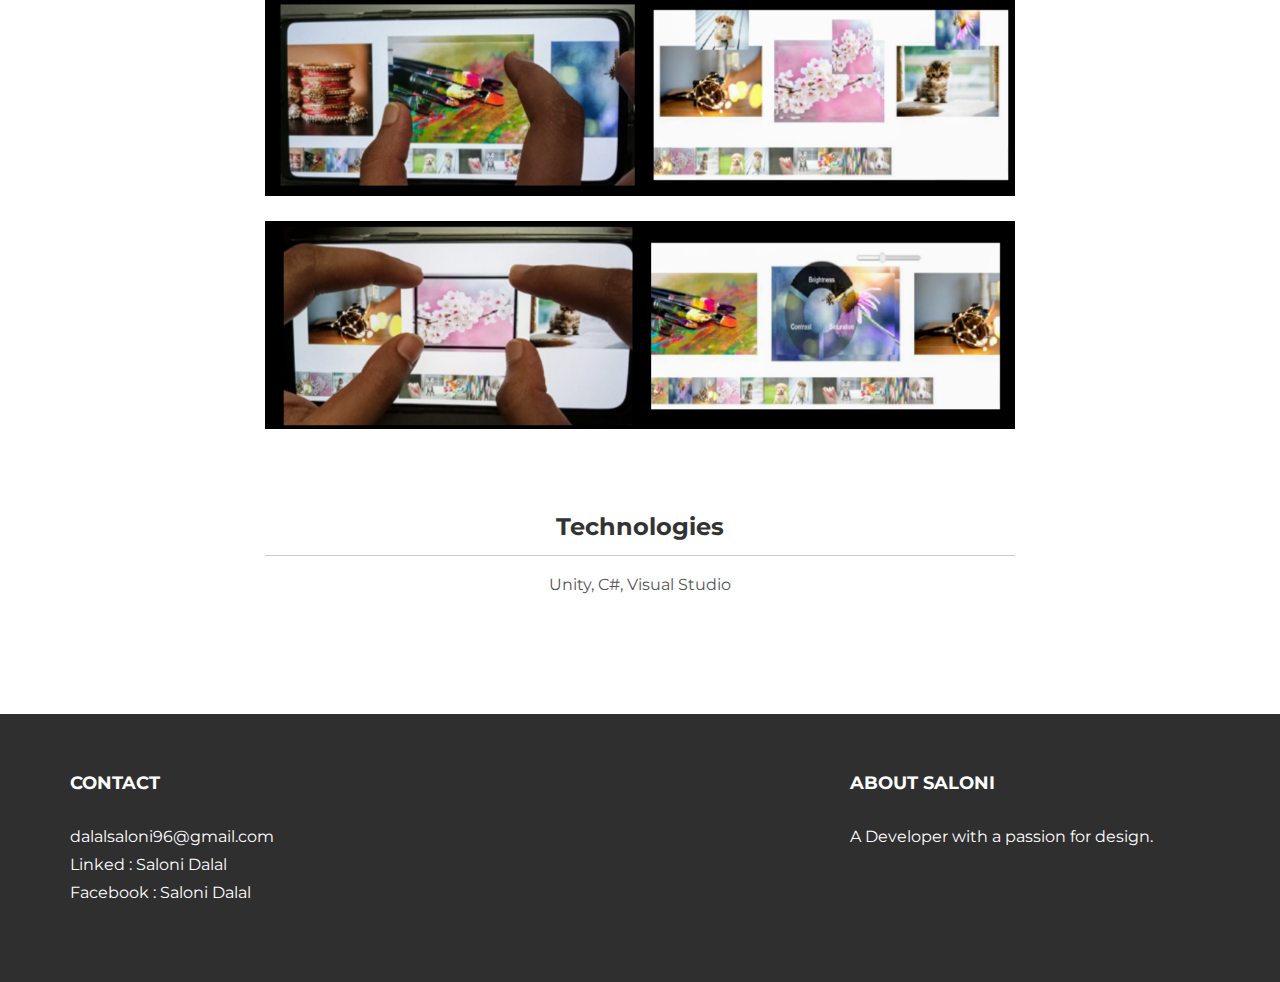
<file: multitouch.html>
<!DOCTYPE html>
<html lang="en">
  <head>
    <meta charset="utf-8">
    <meta http-equiv="X-UA-Compatible" content="IE=edge">
    <meta name="viewport" content="width=device-width, initial-scale=1.0">
    <meta name="description" content="">
    <meta name="author" content="">
    <link rel="shortcut icon" href="../../docs-assets/ico/favicon.png">

    <title>Saloni's portfolio</title>

    <!-- Bootstrap core CSS -->
    <link href="assets/css/bootstrap.css" rel="stylesheet">


    <!-- Custom styles for this template -->
    <link href="assets/css/main.css" rel="stylesheet">

    <script src="https://code.jquery.com/jquery-1.10.2.min.js"></script>
    <script src="assets/js/hover.zoom.js"></script>
    <script src="assets/js/hover.zoom.conf.js"></script>

    <!-- HTML5 shim and Respond.js IE8 support of HTML5 elements and media queries -->
    <!--[if lt IE 9]>
      <script src="https://oss.maxcdn.com/libs/html5shiv/3.7.0/html5shiv.js"></script>
      <script src="https://oss.maxcdn.com/libs/respond.js/1.3.0/respond.min.js"></script>
    <![endif]-->
  </head>

  <body>

    <!-- Static navbar -->
    <div class="navbar navbar-inverse navbar-static-top">
      <div class="container">
        <div class="navbar-header">
          <button type="button" class="navbar-toggle" data-toggle="collapse" data-target=".navbar-collapse">
            <span class="icon-bar"></span>
            <span class="icon-bar"></span>
            <span class="icon-bar"></span>
          </button>
          <a class="navbar-brand" href="index.html"><span class="glyphicon glyphicon-home" style="font-size:25px"></span></a>
        </div>
        <div class="navbar-collapse collapse">
          <ul class="nav navbar-nav navbar-right">
            <li><a href="work.html" style="font-size:18px">Work</a></li>
            <li><a href="about.html" style="font-size:18px">About</a></li>
            <!-- <li><a href="blog.html">Blog</a></li>
            <li><a href="contact.html">Contact</a></li> -->
          </ul>
        </div><!--/.nav-collapse -->
      </div>
    </div>
	
	
	<!-- +++++ Projects Section +++++ -->
	
	<div class="container pt">
		<div class="row mt">
			<div class="col-lg-6 col-lg-offset-3 centered">
				<h3>MULTI TOUCH PHOTO GALLERY</h3>
				<hr>
				<p>There are hundreds and thousands of photos on our mobile devices, browsing through them, organising them and editing them have become daily tasks. The project demonstartes how multitouch gestures can make such applications intuitive so that simple tasks like photo browsing and editing can be made quicker. It addition, multi touch user interfaces can help perform these tasks in context.</p>
			</div>
		</div>
		<div class="row mt centered">	
			<div class="col-lg-8 col-lg-offset-2">
				<h3>WIRE FRAMING</h3>
				<hr>
				<p><img class="img-responsive"  src="assets/img/portfolio/PicsArt_01.png" alt=""></p>
				<p><img class="img-responsive"  src="assets/img/portfolio/PicsArt_02.png" alt=""></p>
				<p><img class="img-responsive"  src="assets/img/portfolio/PicsArt_03.png" alt=""></p>
				<!-- <p><img class="img-responsive" src="assets/img/portfolio/gallery2.jpg" alt=""></p>
				<p><img class="img-responsive" src="assets/img/portfolio/gallery3.jpg" alt=""></p> -->
				<!-- <p><bt>Client: <a href="#">BlackTie.co</a></bt> - <bt>Type: <a href="#">Illustration</a></bt> - <bt>Date: <a href="#">January 2014</a></bt></p> -->
			</div>
		</div> 
		<div class="row mt centered">	
			<div class="col-lg-8 col-lg-offset-2">
				<h3>FINAL UI</h3>
				<hr>
				<p><img class="img-responsive"  src="assets/img/portfolio/PicsArt_04.png" alt=""></p>
				<p><img class="img-responsive"  src="assets/img/portfolio/PicsArt_05.png" alt=""></p>
				<p><img class="img-responsive"  src="assets/img/portfolio/PicsArt_06.png" alt=""></p>
				<!-- <p><img class="img-responsive" src="assets/img/portfolio/gallery2.jpg" alt=""></p>
				<p><img class="img-responsive" src="assets/img/portfolio/gallery3.jpg" alt=""></p> -->
				<!-- <p><bt>Client: <a href="#">BlackTie.co</a></bt> - <bt>Type: <a href="#">Illustration</a></bt> - <bt>Date: <a href="#">January 2014</a></bt></p> -->
			</div>
		</div> 
		<div class="row mt centered">	
			<div class="col-lg-8 col-lg-offset-2">
				<h3>Technologies</h3>
				<hr>
				<p>Unity, C#, Visual Studio</p>
				<!-- <p><img class="img-responsive" src="assets/img/portfolio/gallery2.jpg" alt=""></p>
				<p><img class="img-responsive" src="assets/img/portfolio/gallery3.jpg" alt=""></p> -->
				<!-- <p><bt>Client: <a href="#">BlackTie.co</a></bt> - <bt>Type: <a href="#">Illustration</a></bt> - <bt>Date: <a href="#">January 2014</a></bt></p> -->
			</div>
		</div>
	</div><!-- /container -->
	
	
	<!-- +++++ Footer Section +++++ -->
	
	<div id="footer">
		<div class="container">
			<div class="row">
				<div class="col-lg-4">
					<h4>Contact</h4>
					<p color= "white">
						<a href="mailto:dalalsaloni96@gmail.com" target="_top" style="color: #ffffff" class="contact">dalalsaloni96@gmail.com</a><br/>
						<a href="https://www.linkedin.com/in/saloni-dalal-407861160/" style="color: #ffffff" class="contact">Linked : Saloni Dalal</a><br/>
						<a href="https://www.facebook.com/saloni.dalal.5" style="color: #ffffff" class="contact">Facebook : Saloni Dalal</a>
					</p>
				</div><!-- /col-lg-4 -->
				
				<div class="col-lg-4">
					<!-- <h4>My Links</h4>
					<p>
						<a href="#">Dribbble</a><br/>
						<a href="#">Twitter</a><br/>
						<a href="#">Facebook</a>
					</p> -->
				</div><!-- /col-lg-4 -->
				
				<div class="col-lg-4">
					<h4>About Saloni</h4>
					<p>A Developer with a passion for design.</p>
				</div><!-- /col-lg-4 -->
			
			</div>
		
		</div>
	</div>
	

    <!-- Bootstrap core JavaScript
    ================================================== -->
    <!-- Placed at the end of the document so the pages load faster -->
    <script src="assets/js/bootstrap.min.js"></script>
  </body>
</html>
</file>
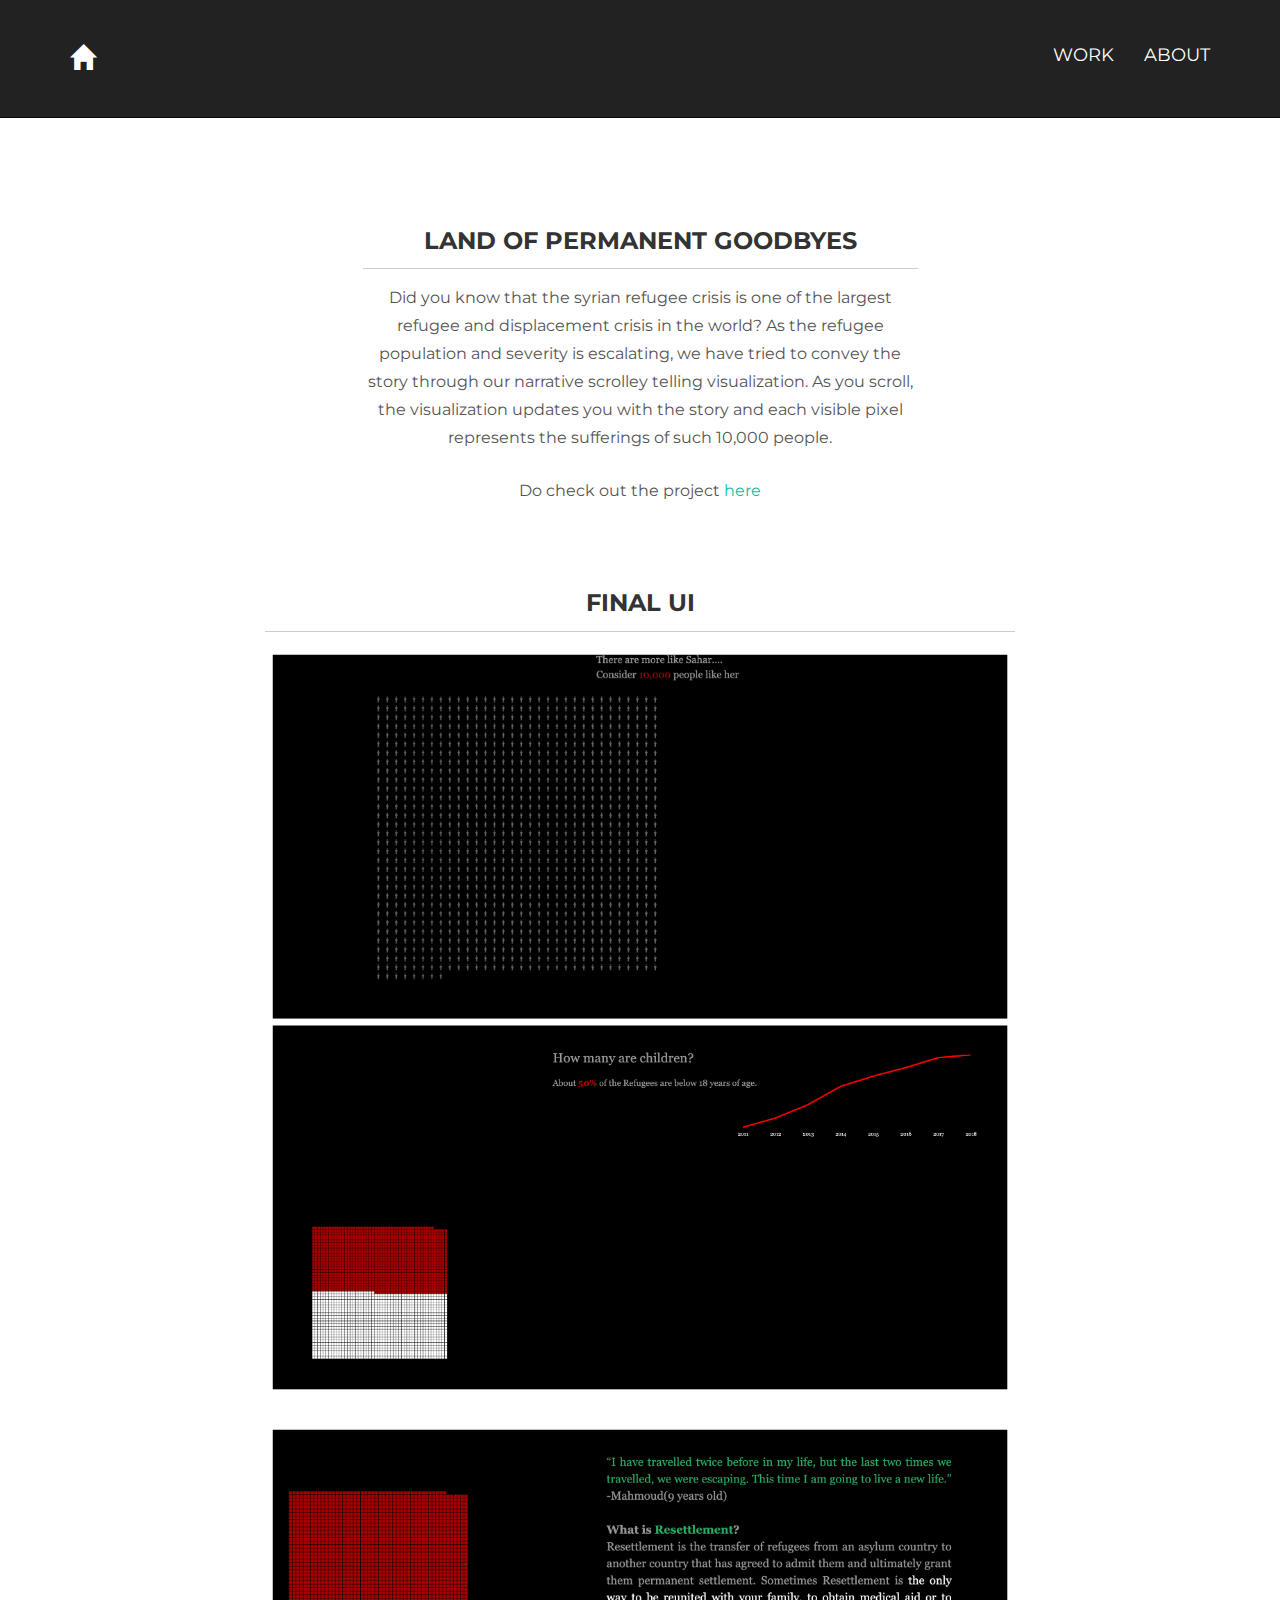
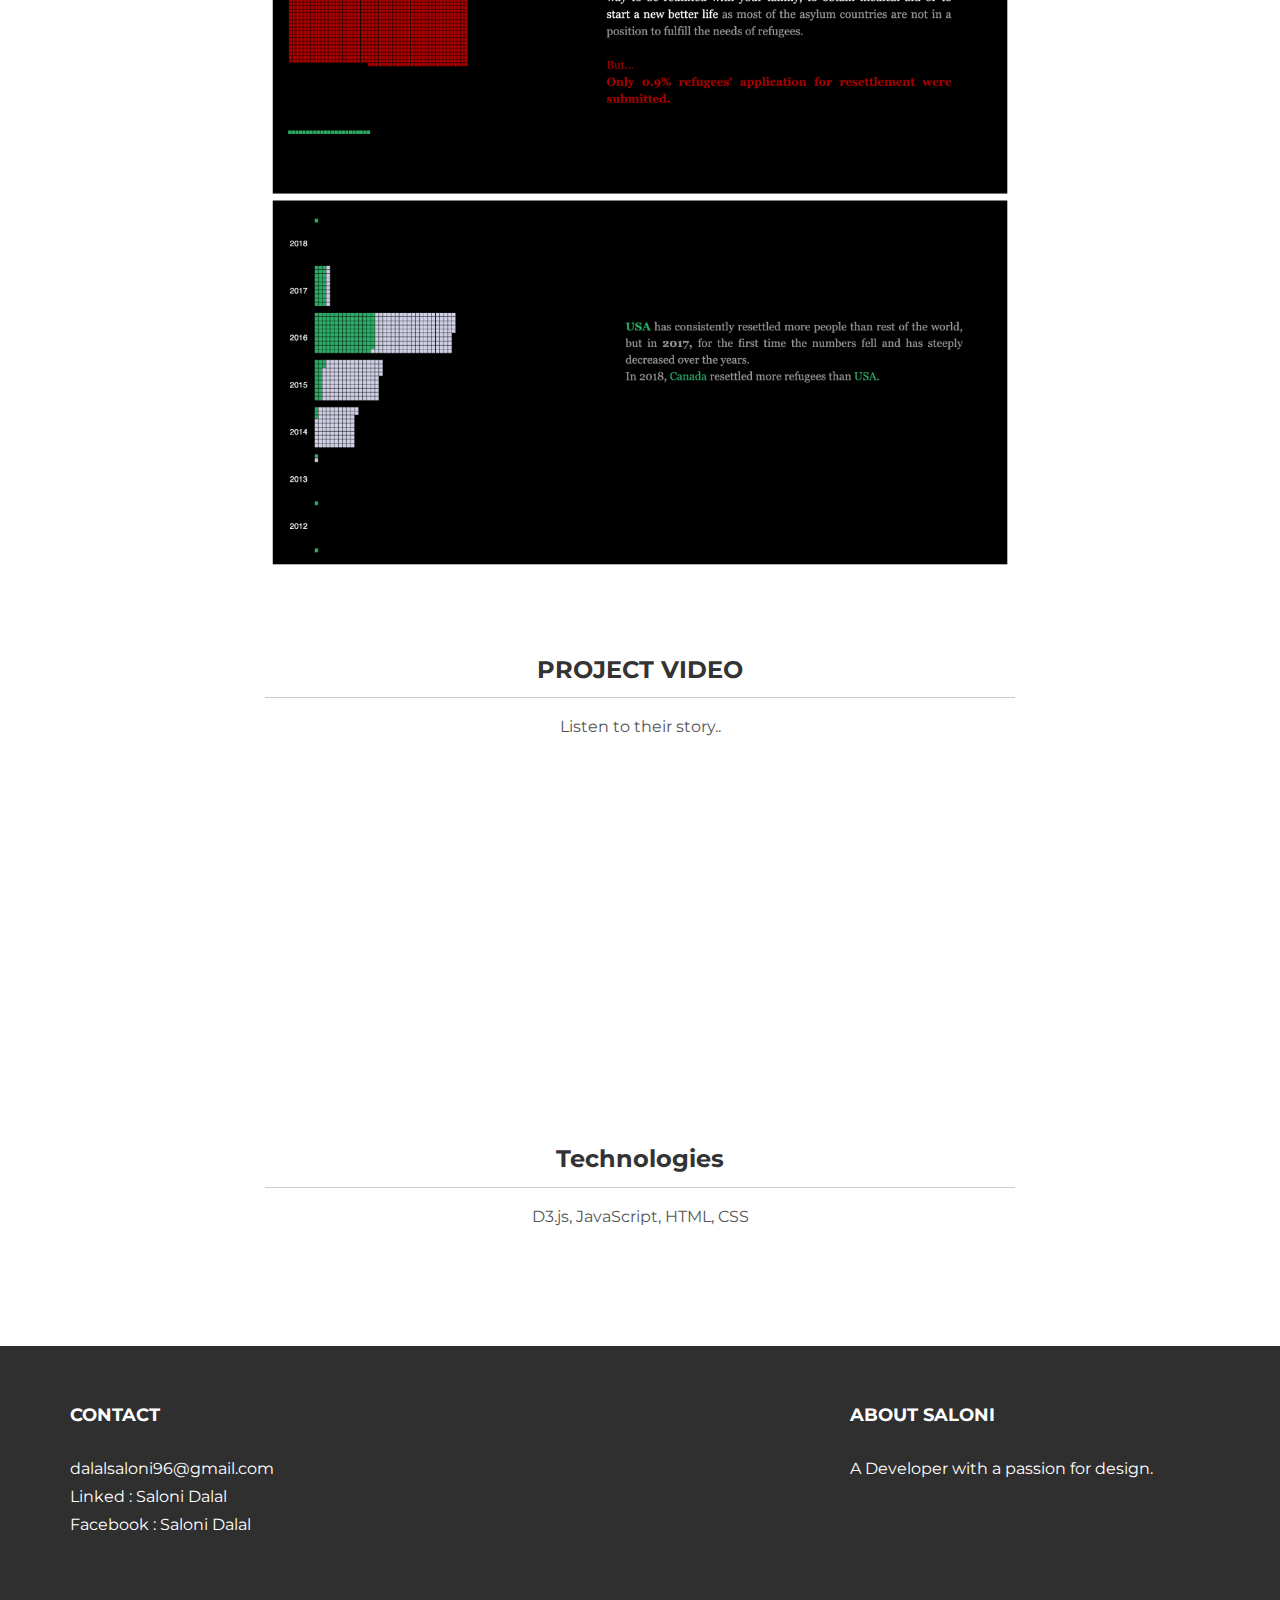
<file: refugee.html>
<!DOCTYPE html>
<html lang="en">
  <head>
    <meta charset="utf-8">
    <meta http-equiv="X-UA-Compatible" content="IE=edge">
    <meta name="viewport" content="width=device-width, initial-scale=1.0">
    <meta name="description" content="">
    <meta name="author" content="">
    <link rel="shortcut icon" href="../../docs-assets/ico/favicon.png">

    <title>Saloni's portfolio</title>

    <!-- Bootstrap core CSS -->
    <link href="assets/css/bootstrap.css" rel="stylesheet">


    <!-- Custom styles for this template -->
    <link href="assets/css/main.css" rel="stylesheet">

    <script src="https://code.jquery.com/jquery-1.10.2.min.js"></script>
    <script src="assets/js/hover.zoom.js"></script>
    <script src="assets/js/hover.zoom.conf.js"></script>

    <!-- HTML5 shim and Respond.js IE8 support of HTML5 elements and media queries -->
    <!--[if lt IE 9]>
      <script src="https://oss.maxcdn.com/libs/html5shiv/3.7.0/html5shiv.js"></script>
      <script src="https://oss.maxcdn.com/libs/respond.js/1.3.0/respond.min.js"></script>
    <![endif]-->
  </head>

  <body>

    <!-- Static navbar -->
    <div class="navbar navbar-inverse navbar-static-top">
      <div class="container">
        <div class="navbar-header">
          <button type="button" class="navbar-toggle" data-toggle="collapse" data-target=".navbar-collapse">
            <span class="icon-bar"></span>
            <span class="icon-bar"></span>
            <span class="icon-bar"></span>
          </button>
          <a class="navbar-brand" href="index.html"><span class="glyphicon glyphicon-home" style="font-size:25px"></span></a>
        </div>
        <div class="navbar-collapse collapse">
          <ul class="nav navbar-nav navbar-right">
            <li><a href="work.html" style="font-size:18px">Work</a></li>
            <li><a href="about.html" style="font-size:18px">About</a></li>
            <!-- <li><a href="blog.html">Blog</a></li>
            <li><a href="contact.html">Contact</a></li> -->
          </ul>
        </div><!--/.nav-collapse -->
      </div>
    </div>
	
	
	<!-- +++++ Projects Section +++++ -->
	
	<div class="container pt">
		<div class="row mt">
			<div class="col-lg-6 col-lg-offset-3 centered">
				<h3>LAND OF PERMANENT GOODBYES</h3>
				<hr>
				<p>Did you know that the syrian refugee crisis is one of the largest refugee and displacement crisis in the world? As the refugee population and severity is escalating, we have tried to convey the story through our narrative scrolley telling visualization. As you scroll, the visualization updates you with the story and each visible pixel represents the sufferings of such 10,000 people. </p>
				<div><p> Do check out the project <a href="https://refugee-crisis-narrative-vis.herokuapp.com/">here</a></p></div>
			</div>
		</div>
		
		<div class="row mt centered">	
			<div class="col-lg-8 col-lg-offset-2">
				<h3>FINAL UI</h3>
				<hr>
				<p><img class="img-responsive"  src="assets/img/portfolio/PicsArt_08.png" alt=""></p>
				<p><img class="img-responsive"  src="assets/img/portfolio/PicsArt_09.png" alt=""></p>
				<!-- <p><img class="img-responsive"  src="assets/img/portfolio/PicsArt_05.png" alt=""></p>
				<p><img class="img-responsive"  src="assets/img/portfolio/PicsArt_06.png" alt=""></p> -->
				<!-- <p><img class="img-responsive" src="assets/img/portfolio/gallery2.jpg" alt=""></p>
				<p><img class="img-responsive" src="assets/img/portfolio/gallery3.jpg" alt=""></p> -->
				<!-- <p><bt>Client: <a href="#">BlackTie.co</a></bt> - <bt>Type: <a href="#">Illustration</a></bt> - <bt>Date: <a href="#">January 2014</a></bt></p> -->
			</div>
		</div> 
		<div class="row mt centered">	
			<div class="col-lg-8 col-lg-offset-2">
				<h3>PROJECT VIDEO</h3>
				<hr>
				<p> Listen to their story..</p>
				<!-- <object width="420" height="315"
data="https://www.youtube.com/watch?v=0qYtumw_bZo&feature=youtu.be">
</object> -->
<iframe width="560" height="315" src="https://www.youtube.com/embed/0qYtumw_bZo" frameborder="0" allow="accelerometer; autoplay; encrypted-media; gyroscope; picture-in-picture" allowfullscreen></iframe>
				<!-- <iframe width="420" height="345" src="https://www.youtube.com/watch?v=0qYtumw_bZo&feature=youtu.be"></iframe>  -->
				<!-- <a href="https://www.youtube.com/watch?v=0qYtumw_bZo&feature=youtu.be">here</a></p> -->
				<!-- <p><img class="img-responsive"  src="assets/img/portfolio/PicsArt_05.png" alt=""></p>
				<p><img class="img-responsive"  src="assets/img/portfolio/PicsArt_06.png" alt=""></p> -->
				<!-- <p><img class="img-responsive" src="assets/img/portfolio/gallery2.jpg" alt=""></p>
				<p><img class="img-responsive" src="assets/img/portfolio/gallery3.jpg" alt=""></p> -->
				<!-- <p><bt>Client: <a href="#">BlackTie.co</a></bt> - <bt>Type: <a href="#">Illustration</a></bt> - <bt>Date: <a href="#">January 2014</a></bt></p> -->
			</div>
		</div> 
		<div class="row mt centered">	
			<div class="col-lg-8 col-lg-offset-2">
				<h3>Technologies</h3>
				<hr>
				<p>D3.js, JavaScript, HTML, CSS</p>
				<!-- <p><img class="img-responsive" src="assets/img/portfolio/gallery2.jpg" alt=""></p>
				<p><img class="img-responsive" src="assets/img/portfolio/gallery3.jpg" alt=""></p> -->
				<!-- <p><bt>Client: <a href="#">BlackTie.co</a></bt> - <bt>Type: <a href="#">Illustration</a></bt> - <bt>Date: <a href="#">January 2014</a></bt></p> -->
			</div>
		</div>
	</div><!-- /container -->
	
	
	<!-- +++++ Footer Section +++++ -->
	
	<div id="footer">
		<div class="container">
			<div class="row">
				<div class="col-lg-4">
					<h4>Contact</h4>
					<p color= "white">
						<a href="mailto:dalalsaloni96@gmail.com" target="_top" style="color: #ffffff" class="contact">dalalsaloni96@gmail.com</a><br/>
						<a href="https://www.linkedin.com/in/saloni-dalal-407861160/" style="color: #ffffff" class="contact">Linked : Saloni Dalal</a><br/>
						<a href="https://www.facebook.com/saloni.dalal.5" style="color: #ffffff" class="contact">Facebook : Saloni Dalal</a>
					</p>
				</div><!-- /col-lg-4 -->
				
				<div class="col-lg-4">
					<!-- <h4>My Links</h4>
					<p>
						<a href="#">Dribbble</a><br/>
						<a href="#">Twitter</a><br/>
						<a href="#">Facebook</a>
					</p> -->
				</div><!-- /col-lg-4 -->
				
				<div class="col-lg-4">
					<h4>About Saloni</h4>
					<p>A Developer with a passion for design.</p>
				</div><!-- /col-lg-4 -->
			
			</div>
		
		</div>
	</div>
	

    <!-- Bootstrap core JavaScript
    ================================================== -->
    <!-- Placed at the end of the document so the pages load faster -->
    <script src="assets/js/bootstrap.min.js"></script>
  </body>
</html>
</file>
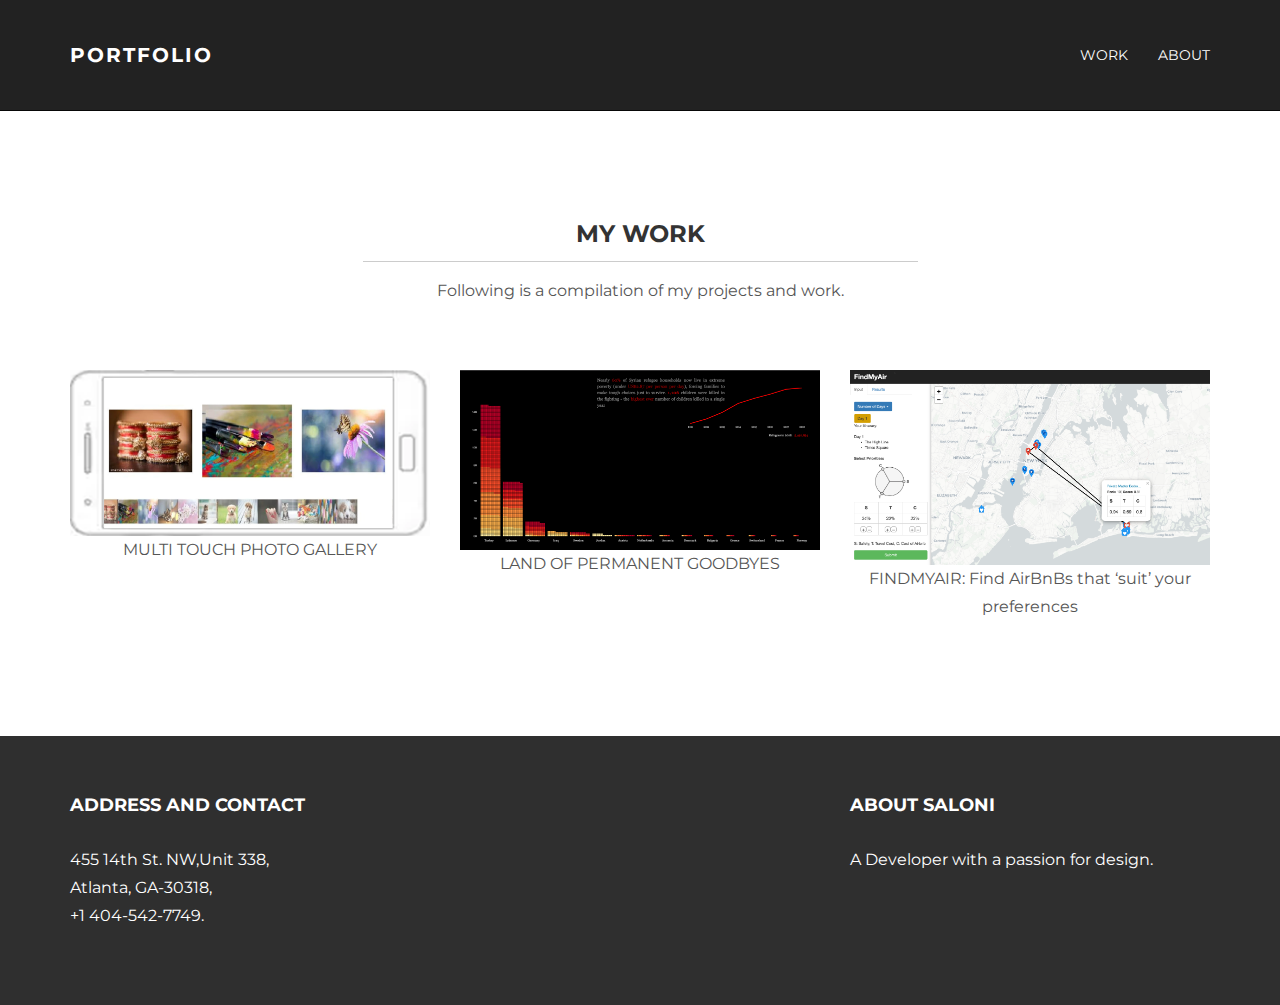
<file: work.html>
<!DOCTYPE html>
<html lang="en">
  <head>
    <meta charset="utf-8">
    <meta http-equiv="X-UA-Compatible" content="IE=edge">
    <meta name="viewport" content="width=device-width, initial-scale=1.0">
    <meta name="description" content="">
    <meta name="author" content="">
    <link rel="shortcut icon" href="../../docs-assets/ico/favicon.png">

    <title>STANLEY - Free Bootstrap Theme </title>

    <!-- Bootstrap core CSS -->
    <link href="assets/css/bootstrap.css" rel="stylesheet">


    <!-- Custom styles for this template -->
    <link href="assets/css/main.css" rel="stylesheet">

    <script src="https://code.jquery.com/jquery-1.10.2.min.js"></script>
    <script src="assets/js/hover.zoom.js"></script>
    <script src="assets/js/hover.zoom.conf.js"></script>

    <!-- HTML5 shim and Respond.js IE8 support of HTML5 elements and media queries -->
    <!--[if lt IE 9]>
      <script src="https://oss.maxcdn.com/libs/html5shiv/3.7.0/html5shiv.js"></script>
      <script src="https://oss.maxcdn.com/libs/respond.js/1.3.0/respond.min.js"></script>
    <![endif]-->
  </head>

  <body>

    <!-- Static navbar -->
    <div class="navbar navbar-inverse navbar-static-top">
      <div class="container">
        <div class="navbar-header">
          <button type="button" class="navbar-toggle" data-toggle="collapse" data-target=".navbar-collapse">
            <span class="icon-bar"></span>
            <span class="icon-bar"></span>
            <span class="icon-bar"></span>
          </button>
          <a class="navbar-brand" href="index.html">PORTFOLIO</a>
        </div>
        <div class="navbar-collapse collapse">
          <ul class="nav navbar-nav navbar-right">
            <li><a href="work.html">Work</a></li>
            <li><a href="about.html">About</a></li>
            <!-- <li><a href="blog.html">Blog</a></li>
            <li><a href="contact.html">Contact</a></li> -->
          </ul>
        </div><!--/.nav-collapse -->
      </div>
    </div>
	
	
	<!-- +++++ Projects Section +++++ -->
	
	<div class="container pt">
		<div class="row mt">
			<div class="col-lg-6 col-lg-offset-3 centered">
				<h3>MY WORK</h3>
				<hr>
				<p>Following is a compilation of my projects and work.</p>
			</div>
		</div>
		<div class="row mt centered">	
			<div class="col-lg-4">
				<a class="zoom green" href="work01.html"><img class="img-responsive" src="assets/img/portfolio/multitouch.png" alt="" /></a>
				<p>MULTI TOUCH PHOTO GALLERY</p>
			</div>
			<div class="col-lg-4">
				<a class="zoom green" href="work01.html"><img class="img-responsive" src="assets/img/portfolio/refugee.png" alt="" /></a>
				<p>LAND OF PERMANENT GOODBYES</p>
			</div>
			<div class="col-lg-4">
				<a class="zoom green" href="work01.html"><img class="img-responsive" src="assets/img/portfolio/findmyair.png" alt="" /></a>
				<p>FINDMYAIR: Find AirBnBs that ‘suit’ your preferences</p>
			</div>
		</div><!-- /row -->
		<!-- <div class="row mt centered">	
			<div class="col-lg-4">
				<a class="zoom green" href="work01.html"><img class="img-responsive" src="assets/img/portfolio/port04.jpg" alt="" /></a>
				<p>YODA</p>
			</div>
			<div class="col-lg-4">
				<a class="zoom green" href="work01.html"><img class="img-responsive" src="assets/img/portfolio/port05.jpg" alt="" /></a>
				<p>EMPERORS</p>
			</div>
			<div class="col-lg-4">
				<a class="zoom green" href="work01.html"><img class="img-responsive" src="assets/img/portfolio/port06.jpg" alt="" /></a>
				<p>CHIEFS</p>
			</div>
		</div> --><!-- /row -->
	</div><!-- /container -->
	
	
	<!-- +++++ Footer Section +++++ -->
	
	<div id="footer">
		<div class="container">
			<div class="row">
				<div class="col-lg-4">
					<h4>Address and Contact</h4>
					<p>
						455 14th St. NW,Unit 338,<br/>
						Atlanta, GA-30318,<br/>
						+1 404-542-7749.
					</p>
				</div><!-- /col-lg-4 -->
				
				<div class="col-lg-4">
					<!-- <h4>My Links</h4>
					<p>
						<a href="#">Dribbble</a><br/>
						<a href="#">Twitter</a><br/>
						<a href="#">Facebook</a>
					</p> -->
				</div><!-- /col-lg-4 -->
				
				<div class="col-lg-4">
					<h4>About Saloni</h4>
					<p>A Developer with a passion for design.</p>
				</div><!-- /col-lg-4 -->
			
			</div>
		
		</div>
	</div>
	

    <!-- Bootstrap core JavaScript
    ================================================== -->
    <!-- Placed at the end of the document so the pages load faster -->
    <script src="assets/js/bootstrap.min.js"></script>
  </body>
</html>
</file>
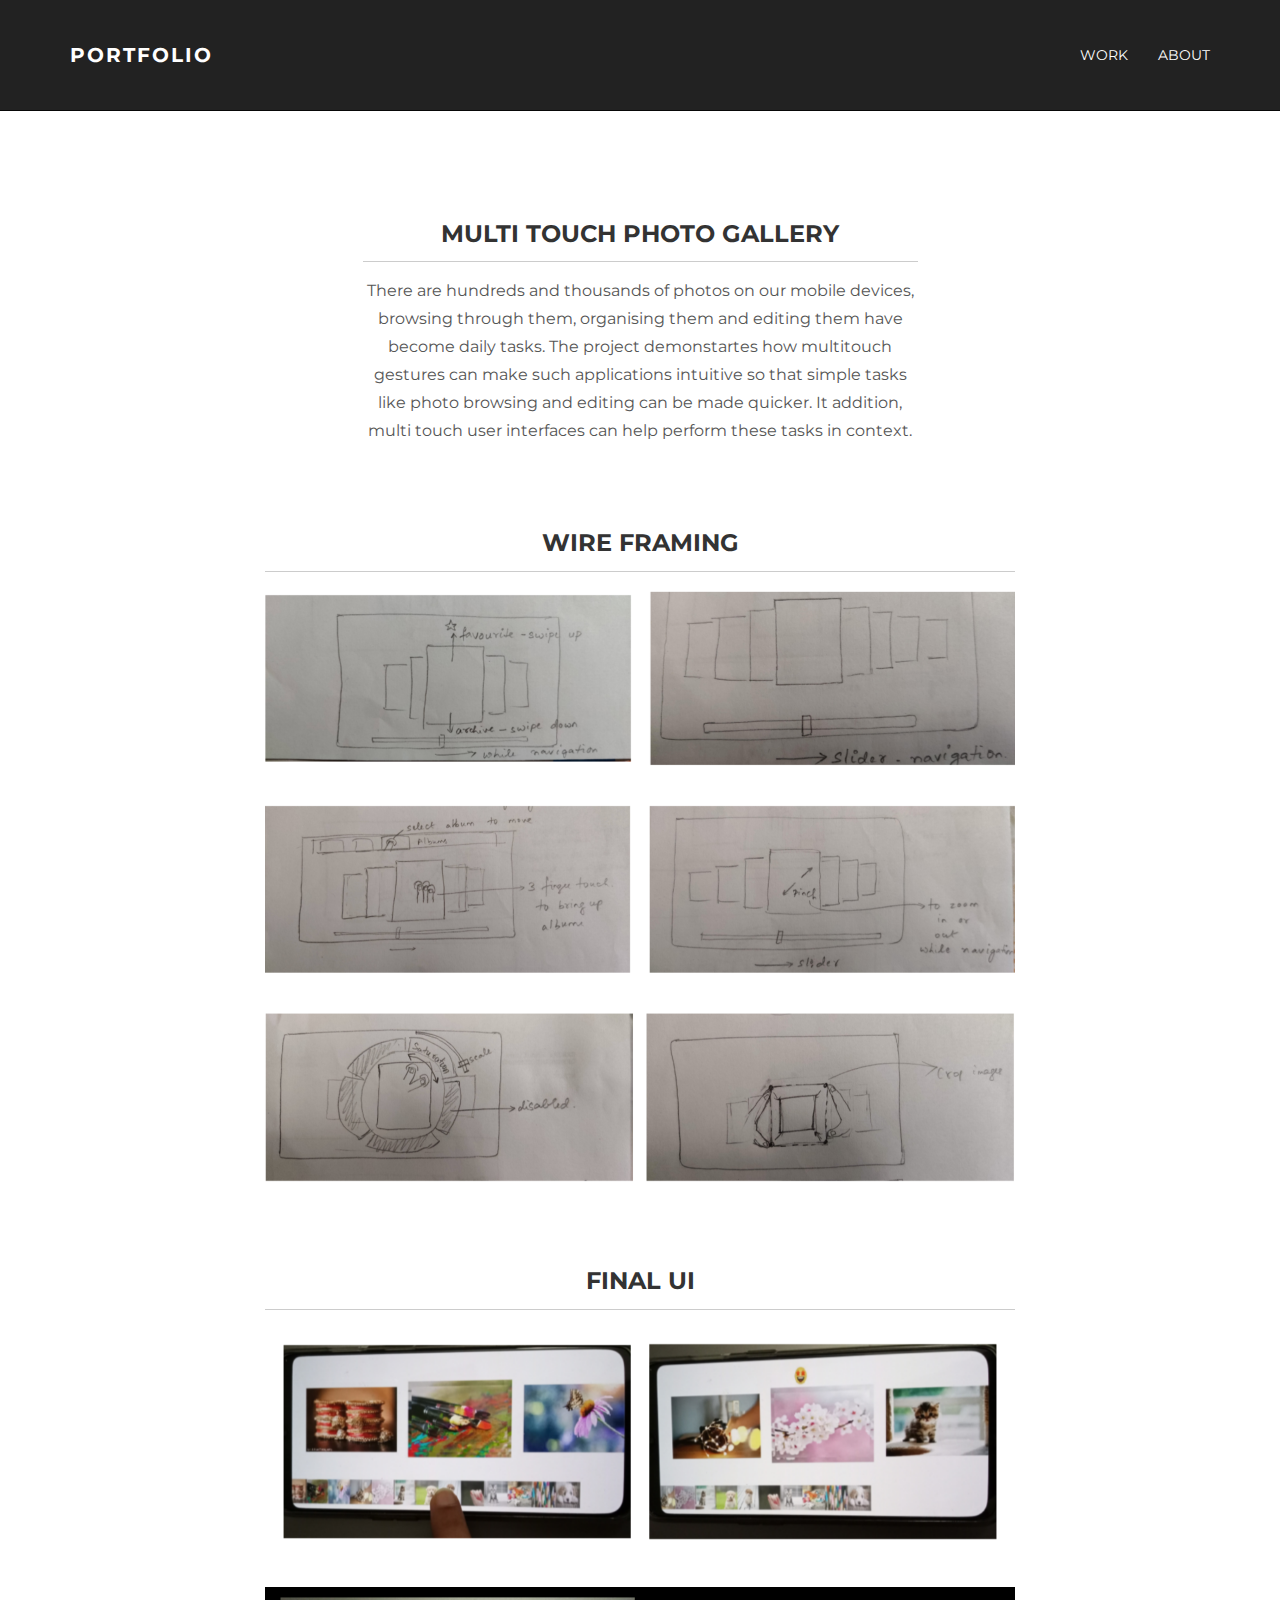
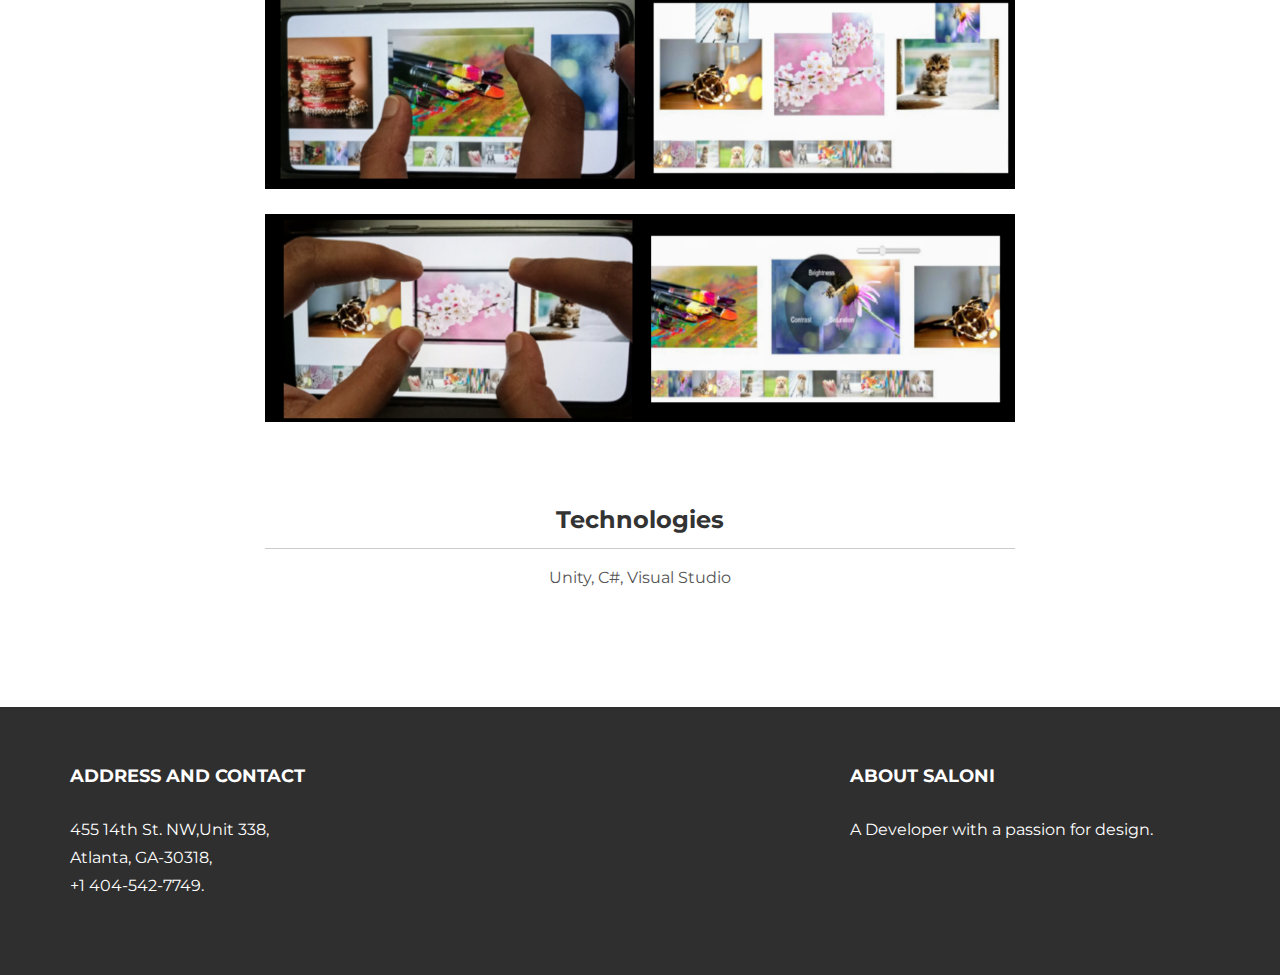
<file: work01.html>
<!DOCTYPE html>
<html lang="en">
  <head>
    <meta charset="utf-8">
    <meta http-equiv="X-UA-Compatible" content="IE=edge">
    <meta name="viewport" content="width=device-width, initial-scale=1.0">
    <meta name="description" content="">
    <meta name="author" content="">
    <link rel="shortcut icon" href="../../docs-assets/ico/favicon.png">

    <title>Saloni's portfolio</title>

    <!-- Bootstrap core CSS -->
    <link href="assets/css/bootstrap.css" rel="stylesheet">


    <!-- Custom styles for this template -->
    <link href="assets/css/main.css" rel="stylesheet">

    <script src="https://code.jquery.com/jquery-1.10.2.min.js"></script>
    <script src="assets/js/hover.zoom.js"></script>
    <script src="assets/js/hover.zoom.conf.js"></script>

    <!-- HTML5 shim and Respond.js IE8 support of HTML5 elements and media queries -->
    <!--[if lt IE 9]>
      <script src="https://oss.maxcdn.com/libs/html5shiv/3.7.0/html5shiv.js"></script>
      <script src="https://oss.maxcdn.com/libs/respond.js/1.3.0/respond.min.js"></script>
    <![endif]-->
  </head>

  <body>

    <!-- Static navbar -->
    <div class="navbar navbar-inverse navbar-static-top">
      <div class="container">
        <div class="navbar-header">
          <button type="button" class="navbar-toggle" data-toggle="collapse" data-target=".navbar-collapse">
            <span class="icon-bar"></span>
            <span class="icon-bar"></span>
            <span class="icon-bar"></span>
          </button>
          <a class="navbar-brand" href="index.html">PORTFOLIO</a>
        </div>
        <div class="navbar-collapse collapse">
          <ul class="nav navbar-nav navbar-right">
            <li><a href="work.html">Work</a></li>
            <li><a href="about.html">About</a></li>
            <!-- <li><a href="blog.html">Blog</a></li>
            <li><a href="contact.html">Contact</a></li> -->
          </ul>
        </div><!--/.nav-collapse -->
      </div>
    </div>
	
	
	<!-- +++++ Projects Section +++++ -->
	
	<div class="container pt">
		<div class="row mt">
			<div class="col-lg-6 col-lg-offset-3 centered">
				<h3>MULTI TOUCH PHOTO GALLERY</h3>
				<hr>
				<p>There are hundreds and thousands of photos on our mobile devices, browsing through them, organising them and editing them have become daily tasks. The project demonstartes how multitouch gestures can make such applications intuitive so that simple tasks like photo browsing and editing can be made quicker. It addition, multi touch user interfaces can help perform these tasks in context.</p>
			</div>
		</div>
		<div class="row mt centered">	
			<div class="col-lg-8 col-lg-offset-2">
				<h3>WIRE FRAMING</h3>
				<hr>
				<p><img class="img-responsive"  src="assets/img/portfolio/PicsArt_01.png" alt=""></p>
				<p><img class="img-responsive"  src="assets/img/portfolio/PicsArt_02.png" alt=""></p>
				<p><img class="img-responsive"  src="assets/img/portfolio/PicsArt_03.png" alt=""></p>
				<!-- <p><img class="img-responsive" src="assets/img/portfolio/gallery2.jpg" alt=""></p>
				<p><img class="img-responsive" src="assets/img/portfolio/gallery3.jpg" alt=""></p> -->
				<!-- <p><bt>Client: <a href="#">BlackTie.co</a></bt> - <bt>Type: <a href="#">Illustration</a></bt> - <bt>Date: <a href="#">January 2014</a></bt></p> -->
			</div>
		</div> 
		<div class="row mt centered">	
			<div class="col-lg-8 col-lg-offset-2">
				<h3>FINAL UI</h3>
				<hr>
				<p><img class="img-responsive"  src="assets/img/portfolio/PicsArt_04.png" alt=""></p>
				<p><img class="img-responsive"  src="assets/img/portfolio/PicsArt_05.png" alt=""></p>
				<p><img class="img-responsive"  src="assets/img/portfolio/PicsArt_06.png" alt=""></p>
				<!-- <p><img class="img-responsive" src="assets/img/portfolio/gallery2.jpg" alt=""></p>
				<p><img class="img-responsive" src="assets/img/portfolio/gallery3.jpg" alt=""></p> -->
				<!-- <p><bt>Client: <a href="#">BlackTie.co</a></bt> - <bt>Type: <a href="#">Illustration</a></bt> - <bt>Date: <a href="#">January 2014</a></bt></p> -->
			</div>
		</div> 
		<div class="row mt centered">	
			<div class="col-lg-8 col-lg-offset-2">
				<h3>Technologies</h3>
				<hr>
				<p>Unity, C#, Visual Studio</p>
				<!-- <p><img class="img-responsive" src="assets/img/portfolio/gallery2.jpg" alt=""></p>
				<p><img class="img-responsive" src="assets/img/portfolio/gallery3.jpg" alt=""></p> -->
				<!-- <p><bt>Client: <a href="#">BlackTie.co</a></bt> - <bt>Type: <a href="#">Illustration</a></bt> - <bt>Date: <a href="#">January 2014</a></bt></p> -->
			</div>
		</div>
	</div><!-- /container -->
	
	
	<!-- +++++ Footer Section +++++ -->
	
	<div id="footer">
		<div class="container">
			<div class="row">
				<div class="col-lg-4">
					<h4>Address and Contact</h4>
					<p>
						455 14th St. NW,Unit 338,<br/>
						Atlanta, GA-30318,<br/>
						+1 404-542-7749.
					</p>
				</div><!-- /col-lg-4 -->
				
				<div class="col-lg-4">
					<!-- <h4>My Links</h4>
					<p>
						<a href="#">Dribbble</a><br/>
						<a href="#">Twitter</a><br/>
						<a href="#">Facebook</a>
					</p> -->
				</div><!-- /col-lg-4 -->
				
				<div class="col-lg-4">
					<h4>About Saloni</h4>
					<p>A Developer with a passion for design.</p>
				</div><!-- /col-lg-4 -->
			
			</div>
		
		</div>
	</div>
	

    <!-- Bootstrap core JavaScript
    ================================================== -->
    <!-- Placed at the end of the document so the pages load faster -->
    <script src="assets/js/bootstrap.min.js"></script>
  </body>
</html>
</file>
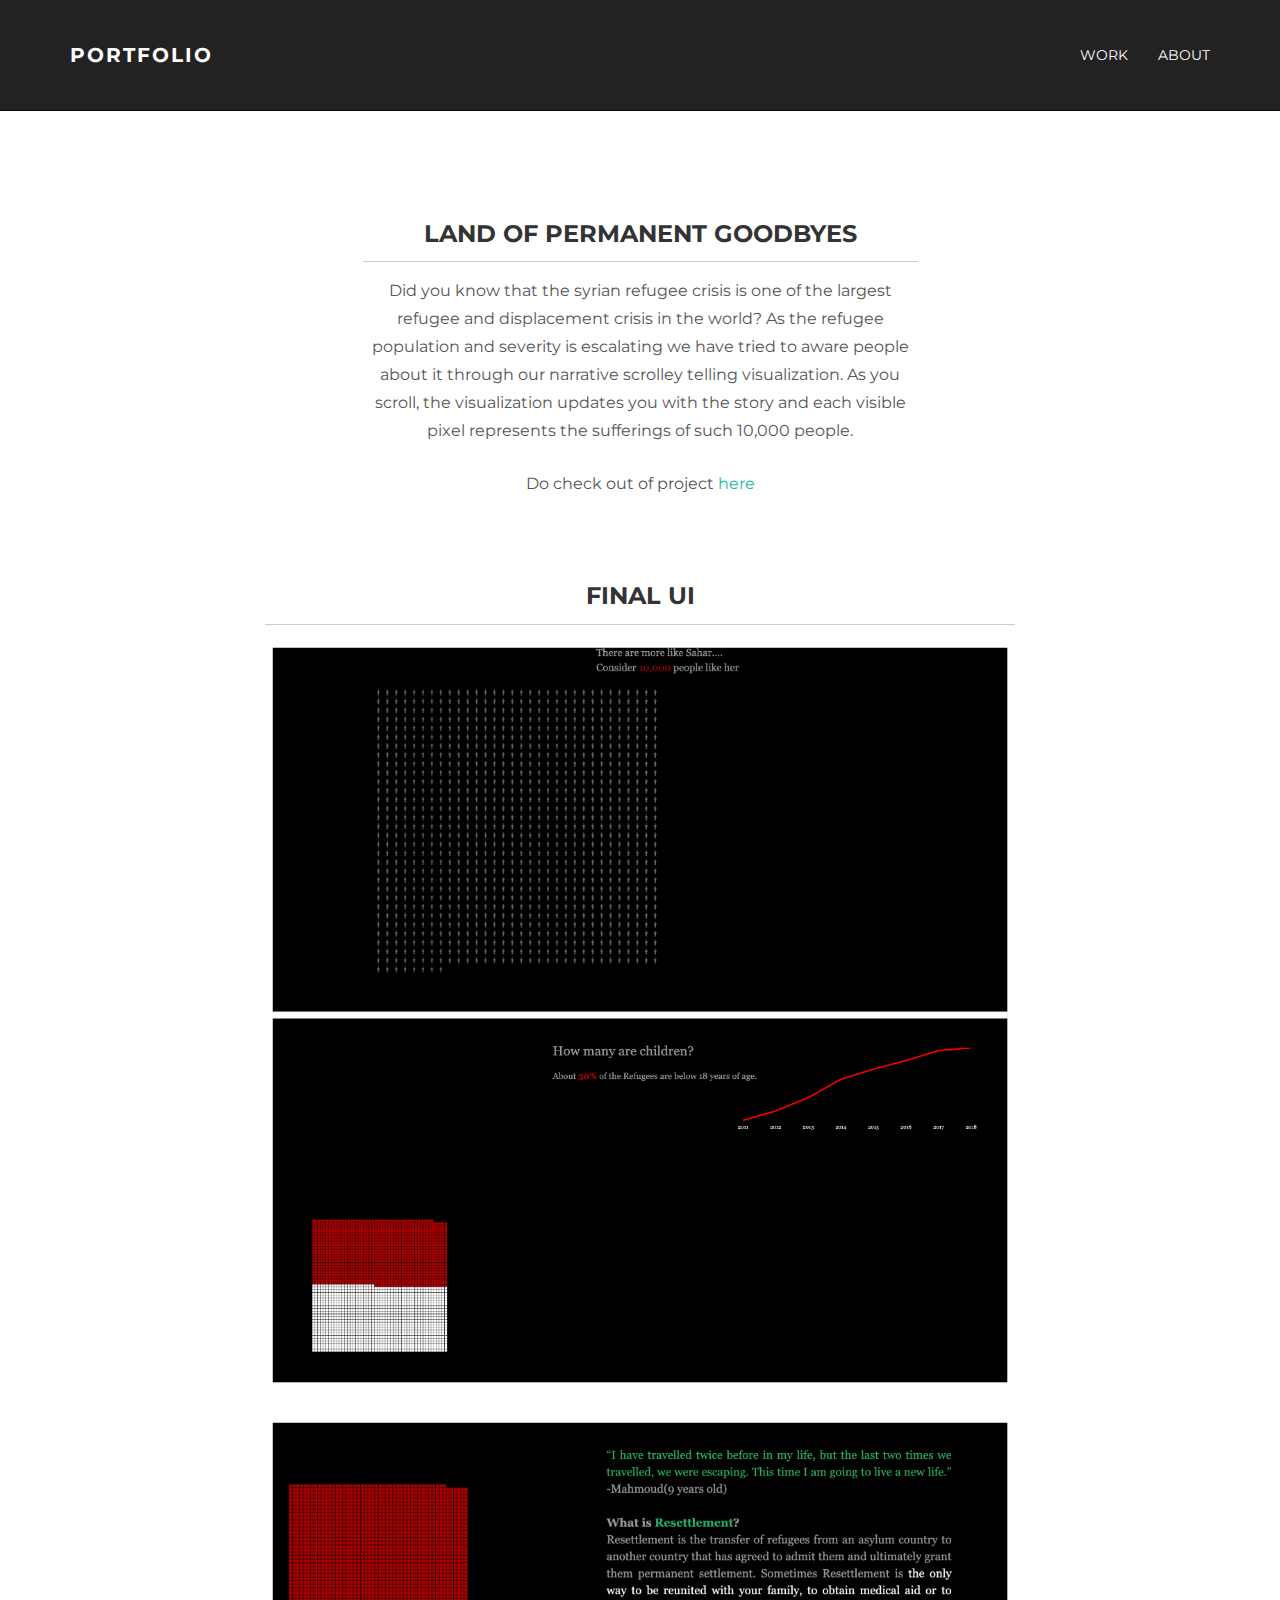
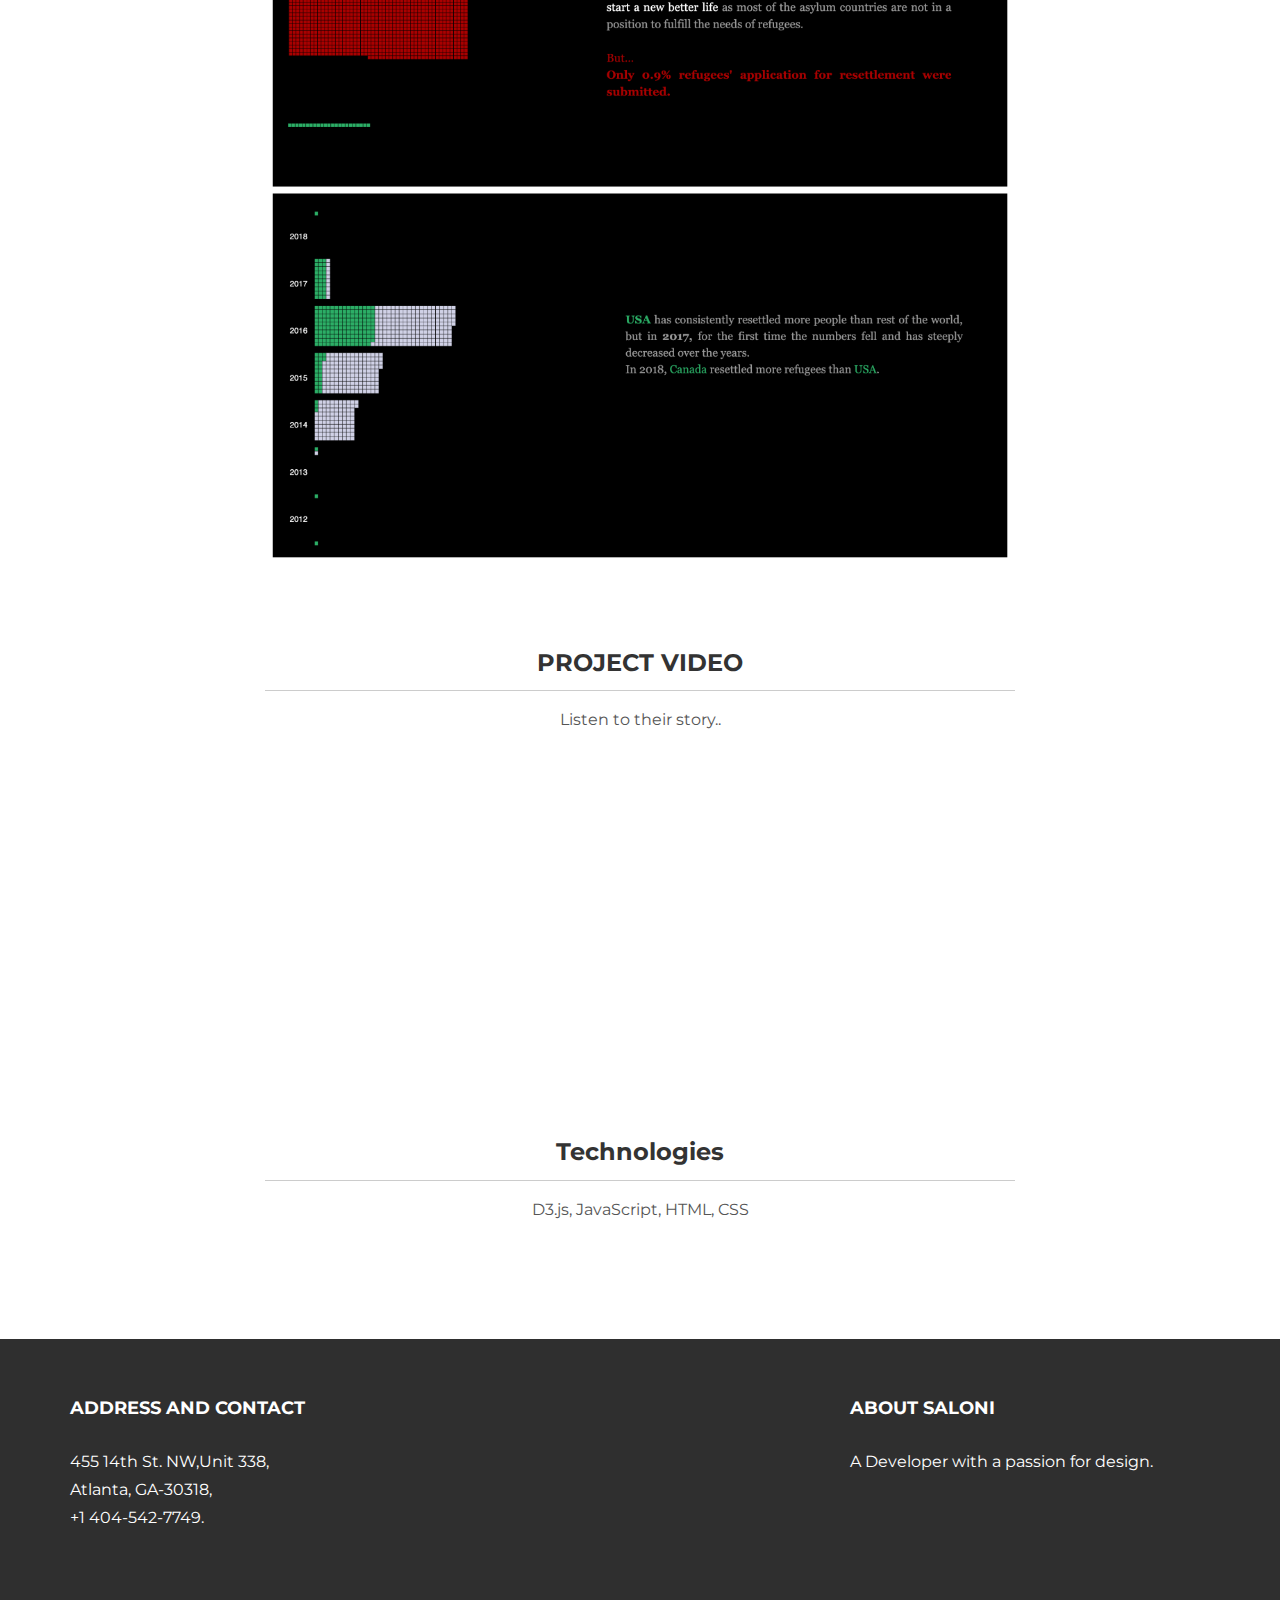
<file: work02.html>
<!DOCTYPE html>
<html lang="en">
  <head>
    <meta charset="utf-8">
    <meta http-equiv="X-UA-Compatible" content="IE=edge">
    <meta name="viewport" content="width=device-width, initial-scale=1.0">
    <meta name="description" content="">
    <meta name="author" content="">
    <link rel="shortcut icon" href="../../docs-assets/ico/favicon.png">

    <title>Saloni's portfolio</title>

    <!-- Bootstrap core CSS -->
    <link href="assets/css/bootstrap.css" rel="stylesheet">


    <!-- Custom styles for this template -->
    <link href="assets/css/main.css" rel="stylesheet">

    <script src="https://code.jquery.com/jquery-1.10.2.min.js"></script>
    <script src="assets/js/hover.zoom.js"></script>
    <script src="assets/js/hover.zoom.conf.js"></script>

    <!-- HTML5 shim and Respond.js IE8 support of HTML5 elements and media queries -->
    <!--[if lt IE 9]>
      <script src="https://oss.maxcdn.com/libs/html5shiv/3.7.0/html5shiv.js"></script>
      <script src="https://oss.maxcdn.com/libs/respond.js/1.3.0/respond.min.js"></script>
    <![endif]-->
  </head>

  <body>

    <!-- Static navbar -->
    <div class="navbar navbar-inverse navbar-static-top">
      <div class="container">
        <div class="navbar-header">
          <button type="button" class="navbar-toggle" data-toggle="collapse" data-target=".navbar-collapse">
            <span class="icon-bar"></span>
            <span class="icon-bar"></span>
            <span class="icon-bar"></span>
          </button>
          <a class="navbar-brand" href="index.html">PORTFOLIO</a>
        </div>
        <div class="navbar-collapse collapse">
          <ul class="nav navbar-nav navbar-right">
            <li><a href="work.html">Work</a></li>
            <li><a href="about.html">About</a></li>
            <!-- <li><a href="blog.html">Blog</a></li>
            <li><a href="contact.html">Contact</a></li> -->
          </ul>
        </div><!--/.nav-collapse -->
      </div>
    </div>
	
	
	<!-- +++++ Projects Section +++++ -->
	
	<div class="container pt">
		<div class="row mt">
			<div class="col-lg-6 col-lg-offset-3 centered">
				<h3>LAND OF PERMANENT GOODBYES</h3>
				<hr>
				<p>Did you know that the syrian refugee crisis is one of the largest refugee and displacement crisis in the world? As the refugee population and severity is escalating we have tried to aware people about it through our narrative scrolley telling visualization. As you scroll, the visualization updates you with the story and each visible pixel represents the sufferings of such 10,000 people. </p>
				<div><p> Do check out of project <a href="https://refugee-crisis-narrative-vis.herokuapp.com/">here</a></p></div>
			</div>
		</div>
		
		<div class="row mt centered">	
			<div class="col-lg-8 col-lg-offset-2">
				<h3>FINAL UI</h3>
				<hr>
				<p><img class="img-responsive"  src="assets/img/portfolio/PicsArt_08.png" alt=""></p>
				<p><img class="img-responsive"  src="assets/img/portfolio/PicsArt_09.png" alt=""></p>
				<!-- <p><img class="img-responsive"  src="assets/img/portfolio/PicsArt_05.png" alt=""></p>
				<p><img class="img-responsive"  src="assets/img/portfolio/PicsArt_06.png" alt=""></p> -->
				<!-- <p><img class="img-responsive" src="assets/img/portfolio/gallery2.jpg" alt=""></p>
				<p><img class="img-responsive" src="assets/img/portfolio/gallery3.jpg" alt=""></p> -->
				<!-- <p><bt>Client: <a href="#">BlackTie.co</a></bt> - <bt>Type: <a href="#">Illustration</a></bt> - <bt>Date: <a href="#">January 2014</a></bt></p> -->
			</div>
		</div> 
		<div class="row mt centered">	
			<div class="col-lg-8 col-lg-offset-2">
				<h3>PROJECT VIDEO</h3>
				<hr>
				<p> Listen to their story..</p>
				<!-- <object width="420" height="315"
data="https://www.youtube.com/watch?v=0qYtumw_bZo&feature=youtu.be">
</object> -->
<iframe width="560" height="315" src="https://www.youtube.com/embed/0qYtumw_bZo" frameborder="0" allow="accelerometer; autoplay; encrypted-media; gyroscope; picture-in-picture" allowfullscreen></iframe>
				<!-- <iframe width="420" height="345" src="https://www.youtube.com/watch?v=0qYtumw_bZo&feature=youtu.be"></iframe>  -->
				<!-- <a href="https://www.youtube.com/watch?v=0qYtumw_bZo&feature=youtu.be">here</a></p> -->
				<!-- <p><img class="img-responsive"  src="assets/img/portfolio/PicsArt_05.png" alt=""></p>
				<p><img class="img-responsive"  src="assets/img/portfolio/PicsArt_06.png" alt=""></p> -->
				<!-- <p><img class="img-responsive" src="assets/img/portfolio/gallery2.jpg" alt=""></p>
				<p><img class="img-responsive" src="assets/img/portfolio/gallery3.jpg" alt=""></p> -->
				<!-- <p><bt>Client: <a href="#">BlackTie.co</a></bt> - <bt>Type: <a href="#">Illustration</a></bt> - <bt>Date: <a href="#">January 2014</a></bt></p> -->
			</div>
		</div> 
		<div class="row mt centered">	
			<div class="col-lg-8 col-lg-offset-2">
				<h3>Technologies</h3>
				<hr>
				<p>D3.js, JavaScript, HTML, CSS</p>
				<!-- <p><img class="img-responsive" src="assets/img/portfolio/gallery2.jpg" alt=""></p>
				<p><img class="img-responsive" src="assets/img/portfolio/gallery3.jpg" alt=""></p> -->
				<!-- <p><bt>Client: <a href="#">BlackTie.co</a></bt> - <bt>Type: <a href="#">Illustration</a></bt> - <bt>Date: <a href="#">January 2014</a></bt></p> -->
			</div>
		</div>
	</div><!-- /container -->
	
	
	<!-- +++++ Footer Section +++++ -->
	
	<div id="footer">
		<div class="container">
			<div class="row">
				<div class="col-lg-4">
					<h4>Address and Contact</h4>
					<p>
						455 14th St. NW,Unit 338,<br/>
						Atlanta, GA-30318,<br/>
						+1 404-542-7749.
					</p>
				</div><!-- /col-lg-4 -->
				
				<div class="col-lg-4">
					<!-- <h4>My Links</h4>
					<p>
						<a href="#">Dribbble</a><br/>
						<a href="#">Twitter</a><br/>
						<a href="#">Facebook</a>
					</p> -->
				</div><!-- /col-lg-4 -->
				
				<div class="col-lg-4">
					<h4>About Saloni</h4>
					<p>A Developer with a passion for design.</p>
				</div><!-- /col-lg-4 -->
			
			</div>
		
		</div>
	</div>
	

    <!-- Bootstrap core JavaScript
    ================================================== -->
    <!-- Placed at the end of the document so the pages load faster -->
    <script src="assets/js/bootstrap.min.js"></script>
  </body>
</html>
</file>
<file: assets/css/main.css>
/*
 * Author: Carlos Alvarez
 * URL: http://alvarez.is
 *
 * Project Name: STANLEY - Free Bootstrap 3 Theme
 * Version: 1.0
 * URL: http://blacktie.co
 */

@import url(http://fonts.googleapis.com/css?family=Montserrat:400,700);
* {
  box-sizing: border-box;
}
body {
  	background-color: #ffffff;
  	font-family: 'Montserrat', sans-serif;
    font-weight: 400;
    font-size: 14px;
    color: #555;

    -webkit-font-smoothing: antialiased;
    -webkit-overflow-scrolling: touch;
}

/* Titles */
h1, h2, h3, h4, h5, h6 {
	font-family: 'Montserrat', sans-serif;
    font-weight: 700;
    color: #333;
}

h1 {
	font-size: 35px;
	margin-top: 30px;
	margin-bottom: 30px;
}



/* Paragraph & Typographic */
p {
    line-height: 28px;
    margin-bottom: 25px;
    font-size: 16px;
}

.centered {
    text-align: center;
}

/* Links */
a {
    color: #1abc9c;
    word-wrap: break-word;

    -webkit-transition: color 0.1s ease-in, background 0.1s ease-in;
    -moz-transition: color 0.1s ease-in, background 0.1s ease-in;
    -ms-transition: color 0.1s ease-in, background 0.1s ease-in;
    -o-transition: color 0.1s ease-in, background 0.1s ease-in;
    transition: color 0.1s ease-in, background 0.1s ease-in;
}

a:hover,
a:focus {
    color: "white";
    font-weight: "bold";
    text-decoration: none;
    outline: 0;
}

a:before,
a:after {
    -webkit-transition: color 0.1s ease-in, background 0.1s ease-in;
    -moz-transition: color 0.1s ease-in, background 0.1s ease-in;
    -ms-transition: color 0.1s ease-in, background 0.1s ease-in;
    -o-transition: color 0.1s ease-in, background 0.1s ease-in;
    transition: color 0.1s ease-in, background 0.1s ease-in;
}

 hr {
    display: block;
    height: 1px;
    border: 0;
    border-top: 1px solid #ccc;
    margin: 1em 0;
    padding: 0;
}


.navbar {
	text-transform: uppercase;
	margin-bottom: 0px;
}

.navbar-inverse {
	padding-bottom: 30px;
	padding-top: 30px;
}

.navbar-inverse {
	background-color: "black";
	border-color: "black";
}

.navbar-inverse .navbar-nav > li > a {
	color: white;
}

.navbar-inverse .navbar-nav > li > a:hover {
	color: "white";
	font-weight: 700;
	font-size: 30px;
}

.navbar-brand {
	font-weight: 700;
	font-size: 20px;
	letter-spacing: 2px;
}

.navbar-inverse .navbar-brand {
	color: white;
}

.navbar-inverse .navbar-toggle {
	border-color: transparent;
}

.progress-bar-theme {
  background-color: #A9A9A9 ;
}


/* Helpers */

.mt {
	margin-top: 40px;
	margin-bottom: 40px;
}

.pt {
	padding-top: 50px;
	padding-bottom: 50px;
}


/* +++++ WRAP SECTIONS +++++ */

#ww {
	padding-top: 70px;
	padding-bottom: 70px;
	background-color: #f2f2f2;
}


#footer {
	background-color: #2f2f2f;
	padding-top: 50px;
	padding-bottom: 50px; 
}

#footer p {
	color: white;
}

#footer h4 {
	color: white;
	text-transform: uppercase;
	padding-bottom: 20px;
}


/* +++++ Color Wraps / Blog Page +++++ */

#grey {
	padding-top: 60px;
	padding-bottom: 60px;
	background-color: #f2f2f2;
}

#white {
	padding-top: 60px;
	padding-bottom: 60px;
	background-color: #ffffff;
}



/* Blog Date*/
bd {
	font-size: 12px;
	text-transform: uppercase;
	color: #d2d2d2;
	font-weight: 700;
}

/* Blog Author*/
ba {
	font-size: 12px;
	text-transform: uppercase;
}

/* Blog Quote */
.bq {
	font-size: 22px;
	padding-top: 30px;
}

/* Blog Tags */
bt {
	font-size: 12px;
}

/* ================== PORTFOLIO IMAGES HOVER EFFECT ================== */
/* Effects also are controled by hover.zoom.js */
.zoom { 
    display:block; 
    position:relative; 
    overflow:hidden; 
    background:transparent url(../img/loader.gif) no-repeat center;
}


    .zoomOverlay {
        position:absolute;
        top:0; left:0;
        bottom:0; right:0;
        display:none;
        background-image:url(../img/zoom.png);
        background-repeat:no-repeat;
        background-position:center;
    }

.zoom2 {
	opacity: 1;
}

.zoom2:hover {
	opacity: 0.5;
}

.zoomOverlay[style]{
    background-color: #D3D3D3 !important;
}
/* glyphicon Configuration */

.glyphicon {
	font-size: 40px;
	color: "black";
}
.glyphicon:hover {
	font-weight: bold;
	font-size: 40px;
}

.timeline {
  position: relative;
  max-width: 1200px;
  margin: 0 auto;
}

/* The actual timeline (the vertical ruler) */
.timeline::after {
  content: '';
  position: absolute;
  width: 6px;
  background-color: #D3D3D3;
  top: 0;
  bottom: 0;
  left: 50%;
  margin-left: -3px;
}

/* Container around content */
.container2 {
  padding: 10px 10px;
  position: relative;
  background-color: #D3D3D3;
  border: 4px solid #D3D3D3;
  width: 50%;
}

/* The circles on the timeline */
.container2::after {
  content: '';
  position: absolute;
  width: 25px;
  height: 25px;
  right: -15px;
  background-color: white;
  border: 4px solid #D3D3D3;
  top: 40px;
  border-radius: 50%;
  z-index: 1;
}

/* Place the container to the left */
.left {
  left: 0;
}

/* Place the container to the right */
.right {
  left: 50%;
}

/* Add arrows to the left container (pointing right) */
.left::before {
  content: " ";
  height: 0;
  position: absolute;
  top: 22px;
  width: 0;
  z-index: 1;
  right: 30px;
  background-color: #D3D3D3;
  border: medium solid black;
  border-width: 5px 0 5px 5px;
  border-color: transparent transparent transparent #D3D3D3;
}

/* Add arrows to the right container (pointing left) */
.right::before {
  content: " ";
  height: 0;
  position: absolute;
  top: 22px;
  width: 0;
  z-index: 0;
  left: 30px;
  border: medium solid black;
  border-width: 5px 5px 5px 0;
  border-color: transparent white transparent transparent;
}

/* Fix the circle for containers on the right side */
.right::after {
  left: -16px;
}

/* The actual content */
.content {
  padding: 0px 0px;
  background-color: #D3D3D3;
  position: relative;
  border-radius: 6px;
}

/* Media queries - Responsive timeline on screens less than 600px wide */
@media screen and (max-width: 600px) {
/* Place the timelime to the left */
  .timeline::after {
    left: 31px;
  }

/* Full-width containers */
  .container2 {
    width: 100%;
    padding-left: 100px;
    padding-right: 100px;
  }

/* Make sure that all arrows are pointing leftwards */
  .container2::before {
    left: 60px;
    border: medium solid black;
    border-width: 10px 10px 10px 0;
    border-color: transparent white transparent transparent;
  }

/* Make sure all circles are at the same spot */
  .left::after, .right::after {
    left: 15px;
  }

/* Make all right containers behave like the left ones */
  .right {
    left: 0%;
  }
}
/* Slideshow container */
.slideshow-container {
  max-width: 1000px;
  position: relative;
  margin: auto;
}

/* Hide the images by default */
.mySlides1 {
  display: none;
}

.mySlides2 {
  display: none;
}

/* Next & previous buttons */
.prev, .next {
  cursor: pointer;
  position: absolute;
  top: 50%;
  width: 50px;
  margin-top: -22px;
  padding: 16px;
  color: white;
  background-color: rgba(0,0,0,0.8);
  font-weight: bold;
  font-size: 20px;
  transition: 0.6s ease;
  border-radius: 0 3px 3px 0;
  user-select: none;
}

/* Position the "next button" to the right */
.next {
  right: 0;
  border-radius: 3px 0 0 3px;
}

/* On hover, add a black background color with a little bit see-through */
.prev:hover, .next:hover {
  background-color: rgba(0,0,0,0.8);
}

/* Caption text */
.text {
  color: #f2f2f2;
  font-size: 15px;
  padding: 8px 12px;
  position: absolute;
  bottom: 8px;
  width: 100%;
  text-align: center;
}

/* Number text (1/3 etc) */
.numbertext {
  color: #f2f2f2;
  font-size: 12px;
  padding: 8px 12px;
  position: absolute;
  top: 0;
}

/* The dots/bullets/indicators */
.dot1 {
  cursor: pointer;
  height: 15px;
  width: 15px;
  margin: 0 2px;
  background-color: #bbb;
  border-radius: 50%;
  display: inline-block;
  transition: background-color 0.6s ease;
}
.dot2 {
  cursor: pointer;
  height: 15px;
  width: 15px;
  margin: 0 2px;
  background-color: #bbb;
  border-radius: 50%;
  display: inline-block;
  transition: background-color 0.6s ease;
}

.active, .dot1:hover,.dot2:hover {
  background-color: #717171;
}

/* Fading animation */
.fade {
  -webkit-animation-name: fade;
  -webkit-animation-duration: 2s;
  animation-name: fade;
  animation-duration: 2s;
}
.contact:hover{
    font-weight: bold;
}

/*@-webkit-keyframes fade {
  from {opacity: .4}
  to {opacity: 1}
}

@keyframes fade {
  from {opacity: .4}
  to {opacity: 1}
}*/
</file>
